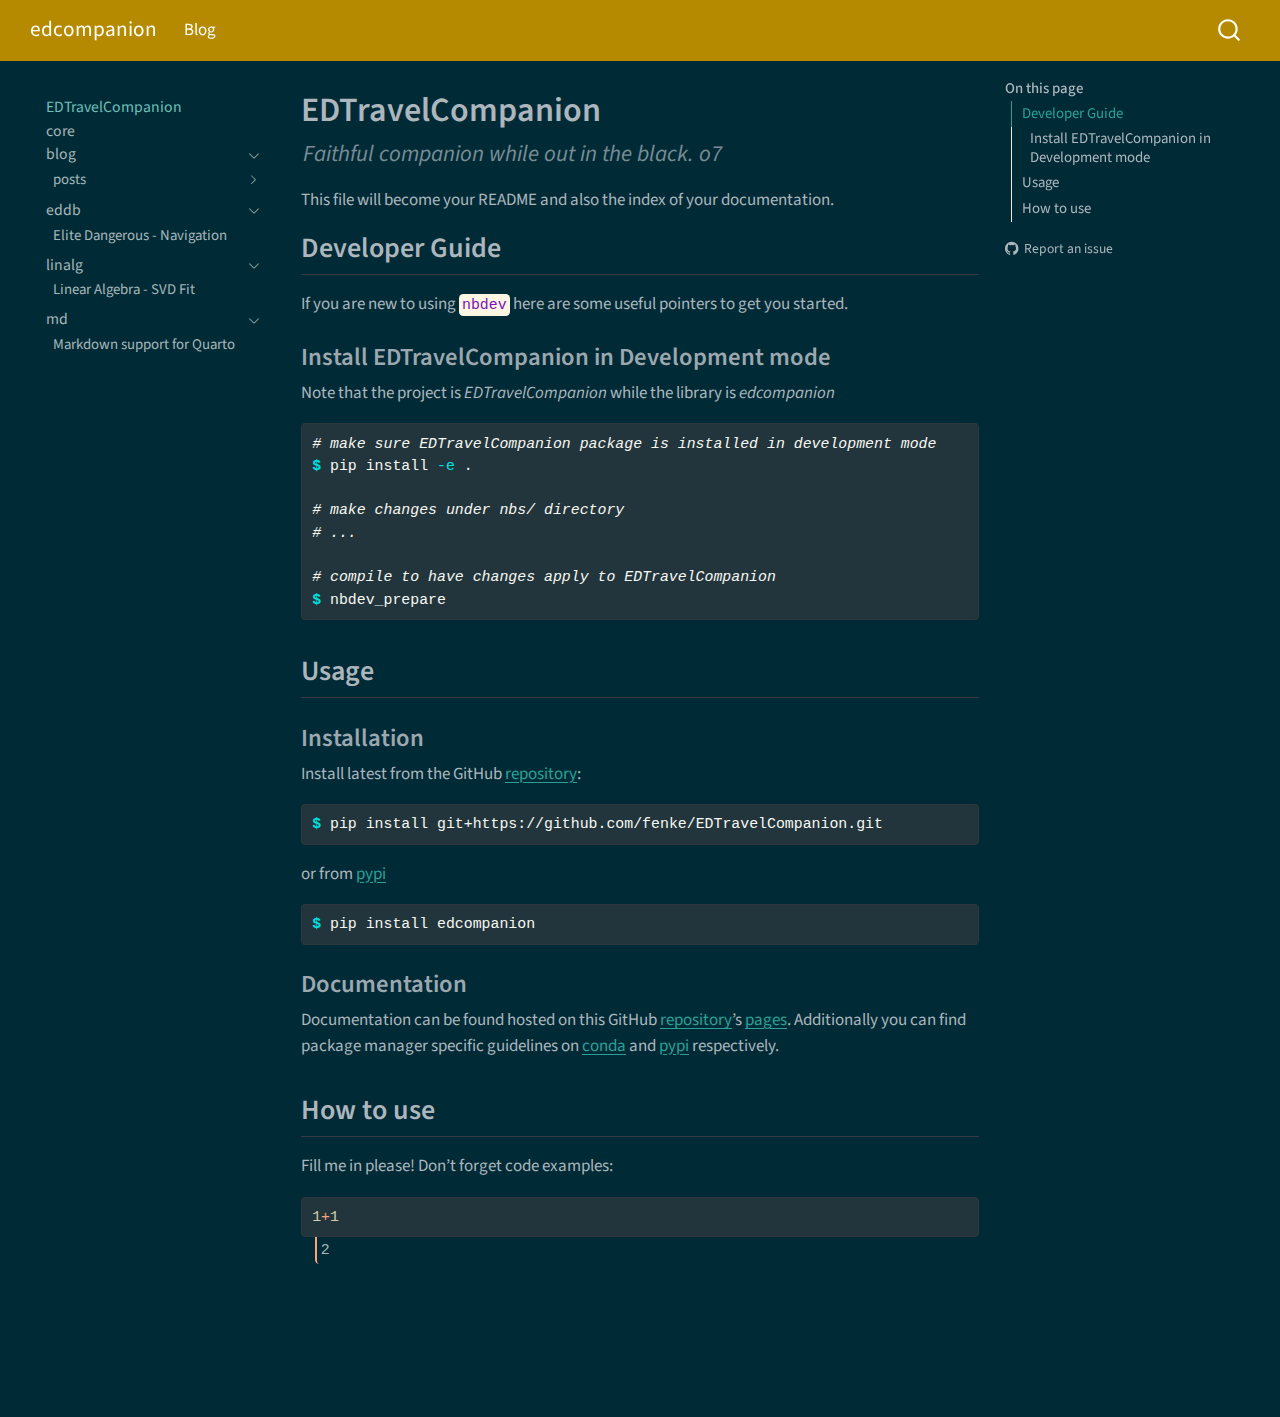
<file: index.html>
<!DOCTYPE html>
<html xmlns="http://www.w3.org/1999/xhtml" lang="en" xml:lang="en"><head>

<meta charset="utf-8">
<meta name="generator" content="quarto-1.6.42">

<meta name="viewport" content="width=device-width, initial-scale=1.0, user-scalable=yes">

<meta name="description" content="Faithful companion while out in the black. o7">

<title>EDTravelCompanion – edcompanion</title>
<style>
code{white-space: pre-wrap;}
span.smallcaps{font-variant: small-caps;}
div.columns{display: flex; gap: min(4vw, 1.5em);}
div.column{flex: auto; overflow-x: auto;}
div.hanging-indent{margin-left: 1.5em; text-indent: -1.5em;}
ul.task-list{list-style: none;}
ul.task-list li input[type="checkbox"] {
  width: 0.8em;
  margin: 0 0.8em 0.2em -1em; /* quarto-specific, see https://github.com/quarto-dev/quarto-cli/issues/4556 */ 
  vertical-align: middle;
}
/* CSS for syntax highlighting */
pre > code.sourceCode { white-space: pre; position: relative; }
pre > code.sourceCode > span { line-height: 1.25; }
pre > code.sourceCode > span:empty { height: 1.2em; }
.sourceCode { overflow: visible; }
code.sourceCode > span { color: inherit; text-decoration: inherit; }
div.sourceCode { margin: 1em 0; }
pre.sourceCode { margin: 0; }
@media screen {
div.sourceCode { overflow: auto; }
}
@media print {
pre > code.sourceCode { white-space: pre-wrap; }
pre > code.sourceCode > span { display: inline-block; text-indent: -5em; padding-left: 5em; }
}
pre.numberSource code
  { counter-reset: source-line 0; }
pre.numberSource code > span
  { position: relative; left: -4em; counter-increment: source-line; }
pre.numberSource code > span > a:first-child::before
  { content: counter(source-line);
    position: relative; left: -1em; text-align: right; vertical-align: baseline;
    border: none; display: inline-block;
    -webkit-touch-callout: none; -webkit-user-select: none;
    -khtml-user-select: none; -moz-user-select: none;
    -ms-user-select: none; user-select: none;
    padding: 0 4px; width: 4em;
  }
pre.numberSource { margin-left: 3em;  padding-left: 4px; }
div.sourceCode
  {   }
@media screen {
pre > code.sourceCode > span > a:first-child::before { text-decoration: underline; }
}
</style>


<script src="site_libs/quarto-nav/quarto-nav.js"></script>
<script src="site_libs/quarto-nav/headroom.min.js"></script>
<script src="site_libs/clipboard/clipboard.min.js"></script>
<script src="site_libs/quarto-search/autocomplete.umd.js"></script>
<script src="site_libs/quarto-search/fuse.min.js"></script>
<script src="site_libs/quarto-search/quarto-search.js"></script>
<meta name="quarto:offset" content="./">
<script src="site_libs/quarto-html/quarto.js"></script>
<script src="site_libs/quarto-html/popper.min.js"></script>
<script src="site_libs/quarto-html/tippy.umd.min.js"></script>
<script src="site_libs/quarto-html/anchor.min.js"></script>
<link href="site_libs/quarto-html/tippy.css" rel="stylesheet">
<link href="site_libs/quarto-html/quarto-syntax-highlighting-dark-b53751a350365c71b6c909e95f209ed1.css" rel="stylesheet" id="quarto-text-highlighting-styles">
<script src="site_libs/bootstrap/bootstrap.min.js"></script>
<link href="site_libs/bootstrap/bootstrap-icons.css" rel="stylesheet">
<link href="site_libs/bootstrap/bootstrap-2745d65939f635aa8e913532c11c0822.min.css" rel="stylesheet" append-hash="true" id="quarto-bootstrap" data-mode="dark">
<script id="quarto-search-options" type="application/json">{
  "location": "navbar",
  "copy-button": false,
  "collapse-after": 3,
  "panel-placement": "end",
  "type": "overlay",
  "limit": 50,
  "keyboard-shortcut": [
    "f",
    "/",
    "s"
  ],
  "show-item-context": false,
  "language": {
    "search-no-results-text": "No results",
    "search-matching-documents-text": "matching documents",
    "search-copy-link-title": "Copy link to search",
    "search-hide-matches-text": "Hide additional matches",
    "search-more-match-text": "more match in this document",
    "search-more-matches-text": "more matches in this document",
    "search-clear-button-title": "Clear",
    "search-text-placeholder": "",
    "search-detached-cancel-button-title": "Cancel",
    "search-submit-button-title": "Submit",
    "search-label": "Search"
  }
}</script>


<link rel="stylesheet" href="styles.css">
<meta property="og:title" content="EDTravelCompanion – edcompanion">
<meta property="og:description" content="Faithful companion while out in the black. o7">
<meta property="og:site_name" content="edcompanion">
<meta name="twitter:title" content="EDTravelCompanion – edcompanion">
<meta name="twitter:description" content="Faithful companion while out in the black. o7">
<meta name="twitter:card" content="summary">
</head>

<body class="nav-sidebar floating nav-fixed">

<div id="quarto-search-results"></div>
  <header id="quarto-header" class="headroom fixed-top">
    <nav class="navbar navbar-expand-lg " data-bs-theme="dark">
      <div class="navbar-container container-fluid">
      <div class="navbar-brand-container mx-auto">
    <a class="navbar-brand" href="./index.html">
    <span class="navbar-title">edcompanion</span>
    </a>
  </div>
            <div id="quarto-search" class="" title="Search"></div>
          <button class="navbar-toggler" type="button" data-bs-toggle="collapse" data-bs-target="#navbarCollapse" aria-controls="navbarCollapse" role="menu" aria-expanded="false" aria-label="Toggle navigation" onclick="if (window.quartoToggleHeadroom) { window.quartoToggleHeadroom(); }">
  <span class="navbar-toggler-icon"></span>
</button>
          <div class="collapse navbar-collapse" id="navbarCollapse">
            <ul class="navbar-nav navbar-nav-scroll me-auto">
  <li class="nav-item">
    <a class="nav-link active" href="./blog/index.html" aria-current="page"> 
<span class="menu-text">Blog</span></a>
  </li>  
</ul>
          </div> <!-- /navcollapse -->
            <div class="quarto-navbar-tools">
</div>
      </div> <!-- /container-fluid -->
    </nav>
  <nav class="quarto-secondary-nav">
    <div class="container-fluid d-flex">
      <button type="button" class="quarto-btn-toggle btn" data-bs-toggle="collapse" role="button" data-bs-target=".quarto-sidebar-collapse-item" aria-controls="quarto-sidebar" aria-expanded="false" aria-label="Toggle sidebar navigation" onclick="if (window.quartoToggleHeadroom) { window.quartoToggleHeadroom(); }">
        <i class="bi bi-layout-text-sidebar-reverse"></i>
      </button>
        <nav class="quarto-page-breadcrumbs" aria-label="breadcrumb"><ol class="breadcrumb"><li class="breadcrumb-item"><a href="./index.html">EDTravelCompanion</a></li></ol></nav>
        <a class="flex-grow-1" role="navigation" data-bs-toggle="collapse" data-bs-target=".quarto-sidebar-collapse-item" aria-controls="quarto-sidebar" aria-expanded="false" aria-label="Toggle sidebar navigation" onclick="if (window.quartoToggleHeadroom) { window.quartoToggleHeadroom(); }">      
        </a>
    </div>
  </nav>
</header>
<!-- content -->
<div id="quarto-content" class="quarto-container page-columns page-rows-contents page-layout-article page-navbar">
<!-- sidebar -->
  <nav id="quarto-sidebar" class="sidebar collapse collapse-horizontal quarto-sidebar-collapse-item sidebar-navigation floating overflow-auto">
    <div class="sidebar-menu-container"> 
    <ul class="list-unstyled mt-1">
        <li class="sidebar-item">
  <div class="sidebar-item-container"> 
  <a href="./index.html" class="sidebar-item-text sidebar-link active">
 <span class="menu-text">EDTravelCompanion</span></a>
  </div>
</li>
        <li class="sidebar-item">
  <div class="sidebar-item-container"> 
  <a href="./core.html" class="sidebar-item-text sidebar-link">
 <span class="menu-text">core</span></a>
  </div>
</li>
        <li class="sidebar-item sidebar-item-section">
      <div class="sidebar-item-container"> 
            <a href="./blog/index.html" class="sidebar-item-text sidebar-link">
 <span class="menu-text">blog</span></a>
          <a class="sidebar-item-toggle text-start" data-bs-toggle="collapse" data-bs-target="#quarto-sidebar-section-1" role="navigation" aria-expanded="true" aria-label="Toggle section">
            <i class="bi bi-chevron-right ms-2"></i>
          </a> 
      </div>
      <ul id="quarto-sidebar-section-1" class="collapse list-unstyled sidebar-section depth1 show">  
          <li class="sidebar-item sidebar-item-section">
      <div class="sidebar-item-container"> 
            <a class="sidebar-item-text sidebar-link text-start collapsed" data-bs-toggle="collapse" data-bs-target="#quarto-sidebar-section-2" role="navigation" aria-expanded="false">
 <span class="menu-text">posts</span></a>
          <a class="sidebar-item-toggle text-start collapsed" data-bs-toggle="collapse" data-bs-target="#quarto-sidebar-section-2" role="navigation" aria-expanded="false" aria-label="Toggle section">
            <i class="bi bi-chevron-right ms-2"></i>
          </a> 
      </div>
      <ul id="quarto-sidebar-section-2" class="collapse list-unstyled sidebar-section depth2 ">  
          <li class="sidebar-item sidebar-item-section">
      <span class="sidebar-item-text sidebar-link text-start">
 <span class="menu-text">ed-guardians-1</span></span>
  </li>
      </ul>
  </li>
      </ul>
  </li>
        <li class="sidebar-item sidebar-item-section">
      <div class="sidebar-item-container"> 
            <a class="sidebar-item-text sidebar-link text-start" data-bs-toggle="collapse" data-bs-target="#quarto-sidebar-section-4" role="navigation" aria-expanded="true">
 <span class="menu-text">eddb</span></a>
          <a class="sidebar-item-toggle text-start" data-bs-toggle="collapse" data-bs-target="#quarto-sidebar-section-4" role="navigation" aria-expanded="true" aria-label="Toggle section">
            <i class="bi bi-chevron-right ms-2"></i>
          </a> 
      </div>
      <ul id="quarto-sidebar-section-4" class="collapse list-unstyled sidebar-section depth1 show">  
          <li class="sidebar-item">
  <div class="sidebar-item-container"> 
  <a href="./eddb/navroute.html" class="sidebar-item-text sidebar-link">
 <span class="menu-text">Elite Dangerous - Navigation</span></a>
  </div>
</li>
      </ul>
  </li>
        <li class="sidebar-item sidebar-item-section">
      <div class="sidebar-item-container"> 
            <a class="sidebar-item-text sidebar-link text-start" data-bs-toggle="collapse" data-bs-target="#quarto-sidebar-section-5" role="navigation" aria-expanded="true">
 <span class="menu-text">linalg</span></a>
          <a class="sidebar-item-toggle text-start" data-bs-toggle="collapse" data-bs-target="#quarto-sidebar-section-5" role="navigation" aria-expanded="true" aria-label="Toggle section">
            <i class="bi bi-chevron-right ms-2"></i>
          </a> 
      </div>
      <ul id="quarto-sidebar-section-5" class="collapse list-unstyled sidebar-section depth1 show">  
          <li class="sidebar-item">
  <div class="sidebar-item-container"> 
  <a href="./linalg/linalg_fitsvd.html" class="sidebar-item-text sidebar-link">
 <span class="menu-text">Linear Algebra - SVD Fit</span></a>
  </div>
</li>
      </ul>
  </li>
        <li class="sidebar-item sidebar-item-section">
      <div class="sidebar-item-container"> 
            <a class="sidebar-item-text sidebar-link text-start" data-bs-toggle="collapse" data-bs-target="#quarto-sidebar-section-6" role="navigation" aria-expanded="true">
 <span class="menu-text">md</span></a>
          <a class="sidebar-item-toggle text-start" data-bs-toggle="collapse" data-bs-target="#quarto-sidebar-section-6" role="navigation" aria-expanded="true" aria-label="Toggle section">
            <i class="bi bi-chevron-right ms-2"></i>
          </a> 
      </div>
      <ul id="quarto-sidebar-section-6" class="collapse list-unstyled sidebar-section depth1 show">  
          <li class="sidebar-item">
  <div class="sidebar-item-container"> 
  <a href="./md/edastro.html" class="sidebar-item-text sidebar-link">
 <span class="menu-text">Markdown support for Quarto</span></a>
  </div>
</li>
      </ul>
  </li>
    </ul>
    </div>
</nav>
<div id="quarto-sidebar-glass" class="quarto-sidebar-collapse-item" data-bs-toggle="collapse" data-bs-target=".quarto-sidebar-collapse-item"></div>
<!-- margin-sidebar -->
    <div id="quarto-margin-sidebar" class="sidebar margin-sidebar">
        <nav id="TOC" role="doc-toc" class="toc-active">
    <h2 id="toc-title">On this page</h2>
   
  <ul>
  <li><a href="#developer-guide" id="toc-developer-guide" class="nav-link active" data-scroll-target="#developer-guide">Developer Guide</a>
  <ul class="collapse">
  <li><a href="#install-edtravelcompanion-in-development-mode" id="toc-install-edtravelcompanion-in-development-mode" class="nav-link" data-scroll-target="#install-edtravelcompanion-in-development-mode">Install EDTravelCompanion in Development mode</a></li>
  </ul></li>
  <li><a href="#usage" id="toc-usage" class="nav-link" data-scroll-target="#usage">Usage</a>
  <ul class="collapse">
  <li><a href="#installation" id="toc-installation" class="nav-link" data-scroll-target="#installation">Installation</a></li>
  <li><a href="#documentation" id="toc-documentation" class="nav-link" data-scroll-target="#documentation">Documentation</a></li>
  </ul></li>
  <li><a href="#how-to-use" id="toc-how-to-use" class="nav-link" data-scroll-target="#how-to-use">How to use</a></li>
  </ul>
<div class="toc-actions"><ul><li><a href="https://github.com/fenke/EDTravelCompanion/issues/new" class="toc-action"><i class="bi bi-github"></i>Report an issue</a></li></ul></div></nav>
    </div>
<!-- main -->
<main class="content" id="quarto-document-content">

<header id="title-block-header" class="quarto-title-block default">
<div class="quarto-title">
<h1 class="title">EDTravelCompanion</h1>
</div>

<div>
  <div class="description">
    Faithful companion while out in the black. o7
  </div>
</div>


<div class="quarto-title-meta">

    
  
    
  </div>
  


</header>


<!-- WARNING: THIS FILE WAS AUTOGENERATED! DO NOT EDIT! -->
<p>This file will become your README and also the index of your documentation.</p>
<section id="developer-guide" class="level2">
<h2 class="anchored" data-anchor-id="developer-guide">Developer Guide</h2>
<p>If you are new to using <code>nbdev</code> here are some useful pointers to get you started.</p>
<section id="install-edtravelcompanion-in-development-mode" class="level3">
<h3 class="anchored" data-anchor-id="install-edtravelcompanion-in-development-mode">Install EDTravelCompanion in Development mode</h3>
<p>Note that the project is <em>EDTravelCompanion</em> while the library is <em>edcompanion</em></p>
<div class="sourceCode" id="cb1"><pre class="sourceCode sh code-with-copy"><code class="sourceCode bash"><span id="cb1-1"><a href="#cb1-1" aria-hidden="true" tabindex="-1"></a><span class="co"># make sure EDTravelCompanion package is installed in development mode</span></span>
<span id="cb1-2"><a href="#cb1-2" aria-hidden="true" tabindex="-1"></a><span class="ex">$</span> pip install <span class="at">-e</span> .</span>
<span id="cb1-3"><a href="#cb1-3" aria-hidden="true" tabindex="-1"></a></span>
<span id="cb1-4"><a href="#cb1-4" aria-hidden="true" tabindex="-1"></a><span class="co"># make changes under nbs/ directory</span></span>
<span id="cb1-5"><a href="#cb1-5" aria-hidden="true" tabindex="-1"></a><span class="co"># ...</span></span>
<span id="cb1-6"><a href="#cb1-6" aria-hidden="true" tabindex="-1"></a></span>
<span id="cb1-7"><a href="#cb1-7" aria-hidden="true" tabindex="-1"></a><span class="co"># compile to have changes apply to EDTravelCompanion</span></span>
<span id="cb1-8"><a href="#cb1-8" aria-hidden="true" tabindex="-1"></a><span class="ex">$</span> nbdev_prepare</span></code><button title="Copy to Clipboard" class="code-copy-button"><i class="bi"></i></button></pre></div>
</section>
</section>
<section id="usage" class="level2">
<h2 class="anchored" data-anchor-id="usage">Usage</h2>
<section id="installation" class="level3">
<h3 class="anchored" data-anchor-id="installation">Installation</h3>
<p>Install latest from the GitHub <a href="https://github.com/fenke/EDTravelCompanion">repository</a>:</p>
<div class="sourceCode" id="cb2"><pre class="sourceCode sh code-with-copy"><code class="sourceCode bash"><span id="cb2-1"><a href="#cb2-1" aria-hidden="true" tabindex="-1"></a><span class="ex">$</span> pip install git+https://github.com/fenke/EDTravelCompanion.git</span></code><button title="Copy to Clipboard" class="code-copy-button"><i class="bi"></i></button></pre></div>
<p>or from <a href="https://pypi.org/project/EDTravelCompanion/">pypi</a></p>
<div class="sourceCode" id="cb3"><pre class="sourceCode sh code-with-copy"><code class="sourceCode bash"><span id="cb3-1"><a href="#cb3-1" aria-hidden="true" tabindex="-1"></a><span class="ex">$</span> pip install edcompanion</span></code><button title="Copy to Clipboard" class="code-copy-button"><i class="bi"></i></button></pre></div>
</section>
<section id="documentation" class="level3">
<h3 class="anchored" data-anchor-id="documentation">Documentation</h3>
<p>Documentation can be found hosted on this GitHub <a href="https://github.com/fenke/EDTravelCompanion">repository</a>’s <a href="https://fenke.github.io/EDTravelCompanion/">pages</a>. Additionally you can find package manager specific guidelines on <a href="https://anaconda.org/fenke/EDTravelCompanion">conda</a> and <a href="https://pypi.org/project/EDTravelCompanion/">pypi</a> respectively.</p>
</section>
</section>
<section id="how-to-use" class="level2">
<h2 class="anchored" data-anchor-id="how-to-use">How to use</h2>
<p>Fill me in please! Don’t forget code examples:</p>
<div id="cell-14" class="cell">
<div class="sourceCode cell-code" id="cb4"><pre class="sourceCode python code-with-copy"><code class="sourceCode python"><span id="cb4-1"><a href="#cb4-1" aria-hidden="true" tabindex="-1"></a><span class="dv">1</span><span class="op">+</span><span class="dv">1</span></span></code><button title="Copy to Clipboard" class="code-copy-button"><i class="bi"></i></button></pre></div>
<div class="cell-output cell-output-display">
<pre><code>2</code></pre>
</div>
</div>


</section>

</main> <!-- /main -->
<script id="quarto-html-after-body" type="application/javascript">
window.document.addEventListener("DOMContentLoaded", function (event) {
  const toggleBodyColorMode = (bsSheetEl) => {
    const mode = bsSheetEl.getAttribute("data-mode");
    const bodyEl = window.document.querySelector("body");
    if (mode === "dark") {
      bodyEl.classList.add("quarto-dark");
      bodyEl.classList.remove("quarto-light");
    } else {
      bodyEl.classList.add("quarto-light");
      bodyEl.classList.remove("quarto-dark");
    }
  }
  const toggleBodyColorPrimary = () => {
    const bsSheetEl = window.document.querySelector("link#quarto-bootstrap");
    if (bsSheetEl) {
      toggleBodyColorMode(bsSheetEl);
    }
  }
  toggleBodyColorPrimary();  
  const icon = "";
  const anchorJS = new window.AnchorJS();
  anchorJS.options = {
    placement: 'right',
    icon: icon
  };
  anchorJS.add('.anchored');
  const isCodeAnnotation = (el) => {
    for (const clz of el.classList) {
      if (clz.startsWith('code-annotation-')) {                     
        return true;
      }
    }
    return false;
  }
  const onCopySuccess = function(e) {
    // button target
    const button = e.trigger;
    // don't keep focus
    button.blur();
    // flash "checked"
    button.classList.add('code-copy-button-checked');
    var currentTitle = button.getAttribute("title");
    button.setAttribute("title", "Copied!");
    let tooltip;
    if (window.bootstrap) {
      button.setAttribute("data-bs-toggle", "tooltip");
      button.setAttribute("data-bs-placement", "left");
      button.setAttribute("data-bs-title", "Copied!");
      tooltip = new bootstrap.Tooltip(button, 
        { trigger: "manual", 
          customClass: "code-copy-button-tooltip",
          offset: [0, -8]});
      tooltip.show();    
    }
    setTimeout(function() {
      if (tooltip) {
        tooltip.hide();
        button.removeAttribute("data-bs-title");
        button.removeAttribute("data-bs-toggle");
        button.removeAttribute("data-bs-placement");
      }
      button.setAttribute("title", currentTitle);
      button.classList.remove('code-copy-button-checked');
    }, 1000);
    // clear code selection
    e.clearSelection();
  }
  const getTextToCopy = function(trigger) {
      const codeEl = trigger.previousElementSibling.cloneNode(true);
      for (const childEl of codeEl.children) {
        if (isCodeAnnotation(childEl)) {
          childEl.remove();
        }
      }
      return codeEl.innerText;
  }
  const clipboard = new window.ClipboardJS('.code-copy-button:not([data-in-quarto-modal])', {
    text: getTextToCopy
  });
  clipboard.on('success', onCopySuccess);
  if (window.document.getElementById('quarto-embedded-source-code-modal')) {
    const clipboardModal = new window.ClipboardJS('.code-copy-button[data-in-quarto-modal]', {
      text: getTextToCopy,
      container: window.document.getElementById('quarto-embedded-source-code-modal')
    });
    clipboardModal.on('success', onCopySuccess);
  }
    var localhostRegex = new RegExp(/^(?:http|https):\/\/localhost\:?[0-9]*\//);
    var mailtoRegex = new RegExp(/^mailto:/);
      var filterRegex = new RegExp("https:\/\/fenke\.github\.io\/EDTravelCompanion");
    var isInternal = (href) => {
        return filterRegex.test(href) || localhostRegex.test(href) || mailtoRegex.test(href);
    }
    // Inspect non-navigation links and adorn them if external
 	var links = window.document.querySelectorAll('a[href]:not(.nav-link):not(.navbar-brand):not(.toc-action):not(.sidebar-link):not(.sidebar-item-toggle):not(.pagination-link):not(.no-external):not([aria-hidden]):not(.dropdown-item):not(.quarto-navigation-tool):not(.about-link)');
    for (var i=0; i<links.length; i++) {
      const link = links[i];
      if (!isInternal(link.href)) {
        // undo the damage that might have been done by quarto-nav.js in the case of
        // links that we want to consider external
        if (link.dataset.originalHref !== undefined) {
          link.href = link.dataset.originalHref;
        }
      }
    }
  function tippyHover(el, contentFn, onTriggerFn, onUntriggerFn) {
    const config = {
      allowHTML: true,
      maxWidth: 500,
      delay: 100,
      arrow: false,
      appendTo: function(el) {
          return el.parentElement;
      },
      interactive: true,
      interactiveBorder: 10,
      theme: 'quarto',
      placement: 'bottom-start',
    };
    if (contentFn) {
      config.content = contentFn;
    }
    if (onTriggerFn) {
      config.onTrigger = onTriggerFn;
    }
    if (onUntriggerFn) {
      config.onUntrigger = onUntriggerFn;
    }
    window.tippy(el, config); 
  }
  const noterefs = window.document.querySelectorAll('a[role="doc-noteref"]');
  for (var i=0; i<noterefs.length; i++) {
    const ref = noterefs[i];
    tippyHover(ref, function() {
      // use id or data attribute instead here
      let href = ref.getAttribute('data-footnote-href') || ref.getAttribute('href');
      try { href = new URL(href).hash; } catch {}
      const id = href.replace(/^#\/?/, "");
      const note = window.document.getElementById(id);
      if (note) {
        return note.innerHTML;
      } else {
        return "";
      }
    });
  }
  const xrefs = window.document.querySelectorAll('a.quarto-xref');
  const processXRef = (id, note) => {
    // Strip column container classes
    const stripColumnClz = (el) => {
      el.classList.remove("page-full", "page-columns");
      if (el.children) {
        for (const child of el.children) {
          stripColumnClz(child);
        }
      }
    }
    stripColumnClz(note)
    if (id === null || id.startsWith('sec-')) {
      // Special case sections, only their first couple elements
      const container = document.createElement("div");
      if (note.children && note.children.length > 2) {
        container.appendChild(note.children[0].cloneNode(true));
        for (let i = 1; i < note.children.length; i++) {
          const child = note.children[i];
          if (child.tagName === "P" && child.innerText === "") {
            continue;
          } else {
            container.appendChild(child.cloneNode(true));
            break;
          }
        }
        if (window.Quarto?.typesetMath) {
          window.Quarto.typesetMath(container);
        }
        return container.innerHTML
      } else {
        if (window.Quarto?.typesetMath) {
          window.Quarto.typesetMath(note);
        }
        return note.innerHTML;
      }
    } else {
      // Remove any anchor links if they are present
      const anchorLink = note.querySelector('a.anchorjs-link');
      if (anchorLink) {
        anchorLink.remove();
      }
      if (window.Quarto?.typesetMath) {
        window.Quarto.typesetMath(note);
      }
      if (note.classList.contains("callout")) {
        return note.outerHTML;
      } else {
        return note.innerHTML;
      }
    }
  }
  for (var i=0; i<xrefs.length; i++) {
    const xref = xrefs[i];
    tippyHover(xref, undefined, function(instance) {
      instance.disable();
      let url = xref.getAttribute('href');
      let hash = undefined; 
      if (url.startsWith('#')) {
        hash = url;
      } else {
        try { hash = new URL(url).hash; } catch {}
      }
      if (hash) {
        const id = hash.replace(/^#\/?/, "");
        const note = window.document.getElementById(id);
        if (note !== null) {
          try {
            const html = processXRef(id, note.cloneNode(true));
            instance.setContent(html);
          } finally {
            instance.enable();
            instance.show();
          }
        } else {
          // See if we can fetch this
          fetch(url.split('#')[0])
          .then(res => res.text())
          .then(html => {
            const parser = new DOMParser();
            const htmlDoc = parser.parseFromString(html, "text/html");
            const note = htmlDoc.getElementById(id);
            if (note !== null) {
              const html = processXRef(id, note);
              instance.setContent(html);
            } 
          }).finally(() => {
            instance.enable();
            instance.show();
          });
        }
      } else {
        // See if we can fetch a full url (with no hash to target)
        // This is a special case and we should probably do some content thinning / targeting
        fetch(url)
        .then(res => res.text())
        .then(html => {
          const parser = new DOMParser();
          const htmlDoc = parser.parseFromString(html, "text/html");
          const note = htmlDoc.querySelector('main.content');
          if (note !== null) {
            // This should only happen for chapter cross references
            // (since there is no id in the URL)
            // remove the first header
            if (note.children.length > 0 && note.children[0].tagName === "HEADER") {
              note.children[0].remove();
            }
            const html = processXRef(null, note);
            instance.setContent(html);
          } 
        }).finally(() => {
          instance.enable();
          instance.show();
        });
      }
    }, function(instance) {
    });
  }
      let selectedAnnoteEl;
      const selectorForAnnotation = ( cell, annotation) => {
        let cellAttr = 'data-code-cell="' + cell + '"';
        let lineAttr = 'data-code-annotation="' +  annotation + '"';
        const selector = 'span[' + cellAttr + '][' + lineAttr + ']';
        return selector;
      }
      const selectCodeLines = (annoteEl) => {
        const doc = window.document;
        const targetCell = annoteEl.getAttribute("data-target-cell");
        const targetAnnotation = annoteEl.getAttribute("data-target-annotation");
        const annoteSpan = window.document.querySelector(selectorForAnnotation(targetCell, targetAnnotation));
        const lines = annoteSpan.getAttribute("data-code-lines").split(",");
        const lineIds = lines.map((line) => {
          return targetCell + "-" + line;
        })
        let top = null;
        let height = null;
        let parent = null;
        if (lineIds.length > 0) {
            //compute the position of the single el (top and bottom and make a div)
            const el = window.document.getElementById(lineIds[0]);
            top = el.offsetTop;
            height = el.offsetHeight;
            parent = el.parentElement.parentElement;
          if (lineIds.length > 1) {
            const lastEl = window.document.getElementById(lineIds[lineIds.length - 1]);
            const bottom = lastEl.offsetTop + lastEl.offsetHeight;
            height = bottom - top;
          }
          if (top !== null && height !== null && parent !== null) {
            // cook up a div (if necessary) and position it 
            let div = window.document.getElementById("code-annotation-line-highlight");
            if (div === null) {
              div = window.document.createElement("div");
              div.setAttribute("id", "code-annotation-line-highlight");
              div.style.position = 'absolute';
              parent.appendChild(div);
            }
            div.style.top = top - 2 + "px";
            div.style.height = height + 4 + "px";
            div.style.left = 0;
            let gutterDiv = window.document.getElementById("code-annotation-line-highlight-gutter");
            if (gutterDiv === null) {
              gutterDiv = window.document.createElement("div");
              gutterDiv.setAttribute("id", "code-annotation-line-highlight-gutter");
              gutterDiv.style.position = 'absolute';
              const codeCell = window.document.getElementById(targetCell);
              const gutter = codeCell.querySelector('.code-annotation-gutter');
              gutter.appendChild(gutterDiv);
            }
            gutterDiv.style.top = top - 2 + "px";
            gutterDiv.style.height = height + 4 + "px";
          }
          selectedAnnoteEl = annoteEl;
        }
      };
      const unselectCodeLines = () => {
        const elementsIds = ["code-annotation-line-highlight", "code-annotation-line-highlight-gutter"];
        elementsIds.forEach((elId) => {
          const div = window.document.getElementById(elId);
          if (div) {
            div.remove();
          }
        });
        selectedAnnoteEl = undefined;
      };
        // Handle positioning of the toggle
    window.addEventListener(
      "resize",
      throttle(() => {
        elRect = undefined;
        if (selectedAnnoteEl) {
          selectCodeLines(selectedAnnoteEl);
        }
      }, 10)
    );
    function throttle(fn, ms) {
    let throttle = false;
    let timer;
      return (...args) => {
        if(!throttle) { // first call gets through
            fn.apply(this, args);
            throttle = true;
        } else { // all the others get throttled
            if(timer) clearTimeout(timer); // cancel #2
            timer = setTimeout(() => {
              fn.apply(this, args);
              timer = throttle = false;
            }, ms);
        }
      };
    }
      // Attach click handler to the DT
      const annoteDls = window.document.querySelectorAll('dt[data-target-cell]');
      for (const annoteDlNode of annoteDls) {
        annoteDlNode.addEventListener('click', (event) => {
          const clickedEl = event.target;
          if (clickedEl !== selectedAnnoteEl) {
            unselectCodeLines();
            const activeEl = window.document.querySelector('dt[data-target-cell].code-annotation-active');
            if (activeEl) {
              activeEl.classList.remove('code-annotation-active');
            }
            selectCodeLines(clickedEl);
            clickedEl.classList.add('code-annotation-active');
          } else {
            // Unselect the line
            unselectCodeLines();
            clickedEl.classList.remove('code-annotation-active');
          }
        });
      }
  const findCites = (el) => {
    const parentEl = el.parentElement;
    if (parentEl) {
      const cites = parentEl.dataset.cites;
      if (cites) {
        return {
          el,
          cites: cites.split(' ')
        };
      } else {
        return findCites(el.parentElement)
      }
    } else {
      return undefined;
    }
  };
  var bibliorefs = window.document.querySelectorAll('a[role="doc-biblioref"]');
  for (var i=0; i<bibliorefs.length; i++) {
    const ref = bibliorefs[i];
    const citeInfo = findCites(ref);
    if (citeInfo) {
      tippyHover(citeInfo.el, function() {
        var popup = window.document.createElement('div');
        citeInfo.cites.forEach(function(cite) {
          var citeDiv = window.document.createElement('div');
          citeDiv.classList.add('hanging-indent');
          citeDiv.classList.add('csl-entry');
          var biblioDiv = window.document.getElementById('ref-' + cite);
          if (biblioDiv) {
            citeDiv.innerHTML = biblioDiv.innerHTML;
          }
          popup.appendChild(citeDiv);
        });
        return popup.innerHTML;
      });
    }
  }
});
</script>
</div> <!-- /content -->




<footer class="footer"><div class="nav-footer"><div class="nav-footer-center"><div class="toc-actions d-sm-block d-md-none"><ul><li><a href="https://github.com/fenke/EDTravelCompanion/issues/new" class="toc-action"><i class="bi bi-github"></i>Report an issue</a></li></ul></div></div></div></footer></body></html>
</file>
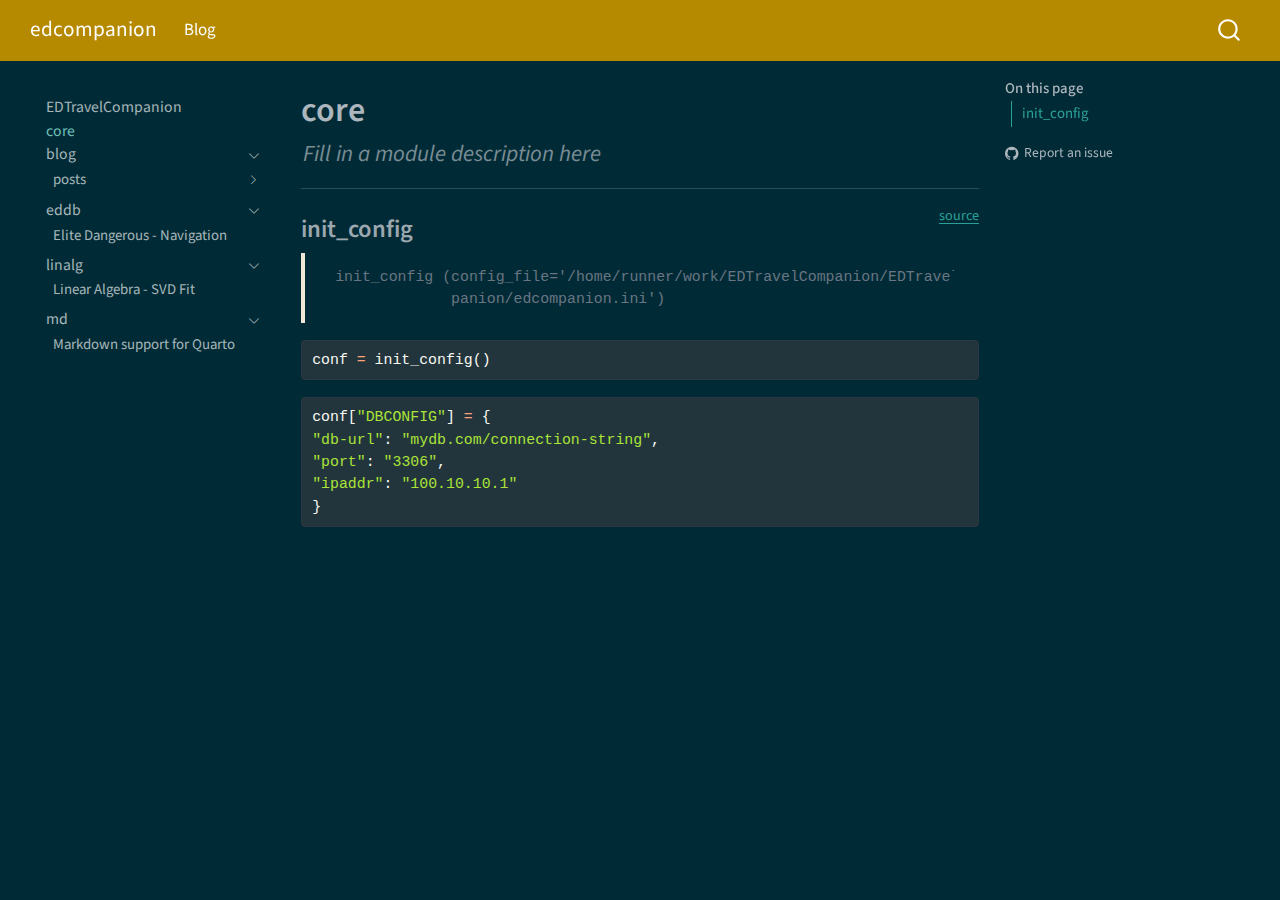
<file: core.html>
<!DOCTYPE html>
<html xmlns="http://www.w3.org/1999/xhtml" lang="en" xml:lang="en"><head>

<meta charset="utf-8">
<meta name="generator" content="quarto-1.6.42">

<meta name="viewport" content="width=device-width, initial-scale=1.0, user-scalable=yes">

<meta name="description" content="Fill in a module description here">

<title>core – edcompanion</title>
<style>
code{white-space: pre-wrap;}
span.smallcaps{font-variant: small-caps;}
div.columns{display: flex; gap: min(4vw, 1.5em);}
div.column{flex: auto; overflow-x: auto;}
div.hanging-indent{margin-left: 1.5em; text-indent: -1.5em;}
ul.task-list{list-style: none;}
ul.task-list li input[type="checkbox"] {
  width: 0.8em;
  margin: 0 0.8em 0.2em -1em; /* quarto-specific, see https://github.com/quarto-dev/quarto-cli/issues/4556 */ 
  vertical-align: middle;
}
/* CSS for syntax highlighting */
pre > code.sourceCode { white-space: pre; position: relative; }
pre > code.sourceCode > span { line-height: 1.25; }
pre > code.sourceCode > span:empty { height: 1.2em; }
.sourceCode { overflow: visible; }
code.sourceCode > span { color: inherit; text-decoration: inherit; }
div.sourceCode { margin: 1em 0; }
pre.sourceCode { margin: 0; }
@media screen {
div.sourceCode { overflow: auto; }
}
@media print {
pre > code.sourceCode { white-space: pre-wrap; }
pre > code.sourceCode > span { display: inline-block; text-indent: -5em; padding-left: 5em; }
}
pre.numberSource code
  { counter-reset: source-line 0; }
pre.numberSource code > span
  { position: relative; left: -4em; counter-increment: source-line; }
pre.numberSource code > span > a:first-child::before
  { content: counter(source-line);
    position: relative; left: -1em; text-align: right; vertical-align: baseline;
    border: none; display: inline-block;
    -webkit-touch-callout: none; -webkit-user-select: none;
    -khtml-user-select: none; -moz-user-select: none;
    -ms-user-select: none; user-select: none;
    padding: 0 4px; width: 4em;
  }
pre.numberSource { margin-left: 3em;  padding-left: 4px; }
div.sourceCode
  {   }
@media screen {
pre > code.sourceCode > span > a:first-child::before { text-decoration: underline; }
}
</style>


<script src="site_libs/quarto-nav/quarto-nav.js"></script>
<script src="site_libs/quarto-nav/headroom.min.js"></script>
<script src="site_libs/clipboard/clipboard.min.js"></script>
<script src="site_libs/quarto-search/autocomplete.umd.js"></script>
<script src="site_libs/quarto-search/fuse.min.js"></script>
<script src="site_libs/quarto-search/quarto-search.js"></script>
<meta name="quarto:offset" content="./">
<script src="site_libs/quarto-html/quarto.js"></script>
<script src="site_libs/quarto-html/popper.min.js"></script>
<script src="site_libs/quarto-html/tippy.umd.min.js"></script>
<script src="site_libs/quarto-html/anchor.min.js"></script>
<link href="site_libs/quarto-html/tippy.css" rel="stylesheet">
<link href="site_libs/quarto-html/quarto-syntax-highlighting-dark-b53751a350365c71b6c909e95f209ed1.css" rel="stylesheet" id="quarto-text-highlighting-styles">
<script src="site_libs/bootstrap/bootstrap.min.js"></script>
<link href="site_libs/bootstrap/bootstrap-icons.css" rel="stylesheet">
<link href="site_libs/bootstrap/bootstrap-2745d65939f635aa8e913532c11c0822.min.css" rel="stylesheet" append-hash="true" id="quarto-bootstrap" data-mode="dark">
<script id="quarto-search-options" type="application/json">{
  "location": "navbar",
  "copy-button": false,
  "collapse-after": 3,
  "panel-placement": "end",
  "type": "overlay",
  "limit": 50,
  "keyboard-shortcut": [
    "f",
    "/",
    "s"
  ],
  "show-item-context": false,
  "language": {
    "search-no-results-text": "No results",
    "search-matching-documents-text": "matching documents",
    "search-copy-link-title": "Copy link to search",
    "search-hide-matches-text": "Hide additional matches",
    "search-more-match-text": "more match in this document",
    "search-more-matches-text": "more matches in this document",
    "search-clear-button-title": "Clear",
    "search-text-placeholder": "",
    "search-detached-cancel-button-title": "Cancel",
    "search-submit-button-title": "Submit",
    "search-label": "Search"
  }
}</script>


<link rel="stylesheet" href="styles.css">
<meta property="og:title" content="core – edcompanion">
<meta property="og:description" content="Fill in a module description here">
<meta property="og:site_name" content="edcompanion">
<meta name="twitter:title" content="core – edcompanion">
<meta name="twitter:description" content="Fill in a module description here">
<meta name="twitter:card" content="summary">
</head>

<body class="nav-sidebar floating nav-fixed">

<div id="quarto-search-results"></div>
  <header id="quarto-header" class="headroom fixed-top">
    <nav class="navbar navbar-expand-lg " data-bs-theme="dark">
      <div class="navbar-container container-fluid">
      <div class="navbar-brand-container mx-auto">
    <a class="navbar-brand" href="./index.html">
    <span class="navbar-title">edcompanion</span>
    </a>
  </div>
            <div id="quarto-search" class="" title="Search"></div>
          <button class="navbar-toggler" type="button" data-bs-toggle="collapse" data-bs-target="#navbarCollapse" aria-controls="navbarCollapse" role="menu" aria-expanded="false" aria-label="Toggle navigation" onclick="if (window.quartoToggleHeadroom) { window.quartoToggleHeadroom(); }">
  <span class="navbar-toggler-icon"></span>
</button>
          <div class="collapse navbar-collapse" id="navbarCollapse">
            <ul class="navbar-nav navbar-nav-scroll me-auto">
  <li class="nav-item">
    <a class="nav-link active" href="./blog/index.html" aria-current="page"> 
<span class="menu-text">Blog</span></a>
  </li>  
</ul>
          </div> <!-- /navcollapse -->
            <div class="quarto-navbar-tools">
</div>
      </div> <!-- /container-fluid -->
    </nav>
  <nav class="quarto-secondary-nav">
    <div class="container-fluid d-flex">
      <button type="button" class="quarto-btn-toggle btn" data-bs-toggle="collapse" role="button" data-bs-target=".quarto-sidebar-collapse-item" aria-controls="quarto-sidebar" aria-expanded="false" aria-label="Toggle sidebar navigation" onclick="if (window.quartoToggleHeadroom) { window.quartoToggleHeadroom(); }">
        <i class="bi bi-layout-text-sidebar-reverse"></i>
      </button>
        <nav class="quarto-page-breadcrumbs" aria-label="breadcrumb"><ol class="breadcrumb"><li class="breadcrumb-item"><a href="./core.html">core</a></li></ol></nav>
        <a class="flex-grow-1" role="navigation" data-bs-toggle="collapse" data-bs-target=".quarto-sidebar-collapse-item" aria-controls="quarto-sidebar" aria-expanded="false" aria-label="Toggle sidebar navigation" onclick="if (window.quartoToggleHeadroom) { window.quartoToggleHeadroom(); }">      
        </a>
    </div>
  </nav>
</header>
<!-- content -->
<div id="quarto-content" class="quarto-container page-columns page-rows-contents page-layout-article page-navbar">
<!-- sidebar -->
  <nav id="quarto-sidebar" class="sidebar collapse collapse-horizontal quarto-sidebar-collapse-item sidebar-navigation floating overflow-auto">
    <div class="sidebar-menu-container"> 
    <ul class="list-unstyled mt-1">
        <li class="sidebar-item">
  <div class="sidebar-item-container"> 
  <a href="./index.html" class="sidebar-item-text sidebar-link">
 <span class="menu-text">EDTravelCompanion</span></a>
  </div>
</li>
        <li class="sidebar-item">
  <div class="sidebar-item-container"> 
  <a href="./core.html" class="sidebar-item-text sidebar-link active">
 <span class="menu-text">core</span></a>
  </div>
</li>
        <li class="sidebar-item sidebar-item-section">
      <div class="sidebar-item-container"> 
            <a href="./blog/index.html" class="sidebar-item-text sidebar-link">
 <span class="menu-text">blog</span></a>
          <a class="sidebar-item-toggle text-start" data-bs-toggle="collapse" data-bs-target="#quarto-sidebar-section-1" role="navigation" aria-expanded="true" aria-label="Toggle section">
            <i class="bi bi-chevron-right ms-2"></i>
          </a> 
      </div>
      <ul id="quarto-sidebar-section-1" class="collapse list-unstyled sidebar-section depth1 show">  
          <li class="sidebar-item sidebar-item-section">
      <div class="sidebar-item-container"> 
            <a class="sidebar-item-text sidebar-link text-start collapsed" data-bs-toggle="collapse" data-bs-target="#quarto-sidebar-section-2" role="navigation" aria-expanded="false">
 <span class="menu-text">posts</span></a>
          <a class="sidebar-item-toggle text-start collapsed" data-bs-toggle="collapse" data-bs-target="#quarto-sidebar-section-2" role="navigation" aria-expanded="false" aria-label="Toggle section">
            <i class="bi bi-chevron-right ms-2"></i>
          </a> 
      </div>
      <ul id="quarto-sidebar-section-2" class="collapse list-unstyled sidebar-section depth2 ">  
          <li class="sidebar-item sidebar-item-section">
      <span class="sidebar-item-text sidebar-link text-start">
 <span class="menu-text">ed-guardians-1</span></span>
  </li>
      </ul>
  </li>
      </ul>
  </li>
        <li class="sidebar-item sidebar-item-section">
      <div class="sidebar-item-container"> 
            <a class="sidebar-item-text sidebar-link text-start" data-bs-toggle="collapse" data-bs-target="#quarto-sidebar-section-4" role="navigation" aria-expanded="true">
 <span class="menu-text">eddb</span></a>
          <a class="sidebar-item-toggle text-start" data-bs-toggle="collapse" data-bs-target="#quarto-sidebar-section-4" role="navigation" aria-expanded="true" aria-label="Toggle section">
            <i class="bi bi-chevron-right ms-2"></i>
          </a> 
      </div>
      <ul id="quarto-sidebar-section-4" class="collapse list-unstyled sidebar-section depth1 show">  
          <li class="sidebar-item">
  <div class="sidebar-item-container"> 
  <a href="./eddb/navroute.html" class="sidebar-item-text sidebar-link">
 <span class="menu-text">Elite Dangerous - Navigation</span></a>
  </div>
</li>
      </ul>
  </li>
        <li class="sidebar-item sidebar-item-section">
      <div class="sidebar-item-container"> 
            <a class="sidebar-item-text sidebar-link text-start" data-bs-toggle="collapse" data-bs-target="#quarto-sidebar-section-5" role="navigation" aria-expanded="true">
 <span class="menu-text">linalg</span></a>
          <a class="sidebar-item-toggle text-start" data-bs-toggle="collapse" data-bs-target="#quarto-sidebar-section-5" role="navigation" aria-expanded="true" aria-label="Toggle section">
            <i class="bi bi-chevron-right ms-2"></i>
          </a> 
      </div>
      <ul id="quarto-sidebar-section-5" class="collapse list-unstyled sidebar-section depth1 show">  
          <li class="sidebar-item">
  <div class="sidebar-item-container"> 
  <a href="./linalg/linalg_fitsvd.html" class="sidebar-item-text sidebar-link">
 <span class="menu-text">Linear Algebra - SVD Fit</span></a>
  </div>
</li>
      </ul>
  </li>
        <li class="sidebar-item sidebar-item-section">
      <div class="sidebar-item-container"> 
            <a class="sidebar-item-text sidebar-link text-start" data-bs-toggle="collapse" data-bs-target="#quarto-sidebar-section-6" role="navigation" aria-expanded="true">
 <span class="menu-text">md</span></a>
          <a class="sidebar-item-toggle text-start" data-bs-toggle="collapse" data-bs-target="#quarto-sidebar-section-6" role="navigation" aria-expanded="true" aria-label="Toggle section">
            <i class="bi bi-chevron-right ms-2"></i>
          </a> 
      </div>
      <ul id="quarto-sidebar-section-6" class="collapse list-unstyled sidebar-section depth1 show">  
          <li class="sidebar-item">
  <div class="sidebar-item-container"> 
  <a href="./md/edastro.html" class="sidebar-item-text sidebar-link">
 <span class="menu-text">Markdown support for Quarto</span></a>
  </div>
</li>
      </ul>
  </li>
    </ul>
    </div>
</nav>
<div id="quarto-sidebar-glass" class="quarto-sidebar-collapse-item" data-bs-toggle="collapse" data-bs-target=".quarto-sidebar-collapse-item"></div>
<!-- margin-sidebar -->
    <div id="quarto-margin-sidebar" class="sidebar margin-sidebar">
        <nav id="TOC" role="doc-toc" class="toc-active">
    <h2 id="toc-title">On this page</h2>
   
  <ul>
  <li><a href="#init_config" id="toc-init_config" class="nav-link active" data-scroll-target="#init_config">init_config</a></li>
  </ul>
<div class="toc-actions"><ul><li><a href="https://github.com/fenke/EDTravelCompanion/issues/new" class="toc-action"><i class="bi bi-github"></i>Report an issue</a></li></ul></div></nav>
    </div>
<!-- main -->
<main class="content" id="quarto-document-content">

<header id="title-block-header" class="quarto-title-block default">
<div class="quarto-title">
<h1 class="title">core</h1>
</div>

<div>
  <div class="description">
    Fill in a module description here
  </div>
</div>


<div class="quarto-title-meta">

    
  
    
  </div>
  


</header>


<!-- WARNING: THIS FILE WAS AUTOGENERATED! DO NOT EDIT! -->
<hr>
<p><a href="https://github.com/fenke/EDTravelCompanion/blob/main/edcompanion/core.py#L16" target="_blank" style="float:right; font-size:smaller">source</a></p>
<section id="init_config" class="level3">
<h3 class="anchored" data-anchor-id="init_config">init_config</h3>
<blockquote class="blockquote">
<pre><code> init_config (config_file='/home/runner/work/EDTravelCompanion/EDTravelCom
              panion/edcompanion.ini')</code></pre>
</blockquote>
<div id="cell-3" class="cell" data-execution_count="67">
<div class="sourceCode cell-code" id="cb2"><pre class="sourceCode python code-with-copy"><code class="sourceCode python"><span id="cb2-1"><a href="#cb2-1" aria-hidden="true" tabindex="-1"></a>conf <span class="op">=</span> init_config()</span></code><button title="Copy to Clipboard" class="code-copy-button"><i class="bi"></i></button></pre></div>
</div>
<div id="cell-4" class="cell" data-execution_count="73">
<div class="sourceCode cell-code" id="cb3"><pre class="sourceCode python code-with-copy"><code class="sourceCode python"><span id="cb3-1"><a href="#cb3-1" aria-hidden="true" tabindex="-1"></a>conf[<span class="st">"DBCONFIG"</span>] <span class="op">=</span> {</span>
<span id="cb3-2"><a href="#cb3-2" aria-hidden="true" tabindex="-1"></a><span class="st">"db-url"</span>: <span class="st">"mydb.com/connection-string"</span>,</span>
<span id="cb3-3"><a href="#cb3-3" aria-hidden="true" tabindex="-1"></a><span class="st">"port"</span>: <span class="st">"3306"</span>,</span>
<span id="cb3-4"><a href="#cb3-4" aria-hidden="true" tabindex="-1"></a><span class="st">"ipaddr"</span>: <span class="st">"100.10.10.1"</span></span>
<span id="cb3-5"><a href="#cb3-5" aria-hidden="true" tabindex="-1"></a>}</span></code><button title="Copy to Clipboard" class="code-copy-button"><i class="bi"></i></button></pre></div>
</div>


</section>

</main> <!-- /main -->
<script id="quarto-html-after-body" type="application/javascript">
window.document.addEventListener("DOMContentLoaded", function (event) {
  const toggleBodyColorMode = (bsSheetEl) => {
    const mode = bsSheetEl.getAttribute("data-mode");
    const bodyEl = window.document.querySelector("body");
    if (mode === "dark") {
      bodyEl.classList.add("quarto-dark");
      bodyEl.classList.remove("quarto-light");
    } else {
      bodyEl.classList.add("quarto-light");
      bodyEl.classList.remove("quarto-dark");
    }
  }
  const toggleBodyColorPrimary = () => {
    const bsSheetEl = window.document.querySelector("link#quarto-bootstrap");
    if (bsSheetEl) {
      toggleBodyColorMode(bsSheetEl);
    }
  }
  toggleBodyColorPrimary();  
  const icon = "";
  const anchorJS = new window.AnchorJS();
  anchorJS.options = {
    placement: 'right',
    icon: icon
  };
  anchorJS.add('.anchored');
  const isCodeAnnotation = (el) => {
    for (const clz of el.classList) {
      if (clz.startsWith('code-annotation-')) {                     
        return true;
      }
    }
    return false;
  }
  const onCopySuccess = function(e) {
    // button target
    const button = e.trigger;
    // don't keep focus
    button.blur();
    // flash "checked"
    button.classList.add('code-copy-button-checked');
    var currentTitle = button.getAttribute("title");
    button.setAttribute("title", "Copied!");
    let tooltip;
    if (window.bootstrap) {
      button.setAttribute("data-bs-toggle", "tooltip");
      button.setAttribute("data-bs-placement", "left");
      button.setAttribute("data-bs-title", "Copied!");
      tooltip = new bootstrap.Tooltip(button, 
        { trigger: "manual", 
          customClass: "code-copy-button-tooltip",
          offset: [0, -8]});
      tooltip.show();    
    }
    setTimeout(function() {
      if (tooltip) {
        tooltip.hide();
        button.removeAttribute("data-bs-title");
        button.removeAttribute("data-bs-toggle");
        button.removeAttribute("data-bs-placement");
      }
      button.setAttribute("title", currentTitle);
      button.classList.remove('code-copy-button-checked');
    }, 1000);
    // clear code selection
    e.clearSelection();
  }
  const getTextToCopy = function(trigger) {
      const codeEl = trigger.previousElementSibling.cloneNode(true);
      for (const childEl of codeEl.children) {
        if (isCodeAnnotation(childEl)) {
          childEl.remove();
        }
      }
      return codeEl.innerText;
  }
  const clipboard = new window.ClipboardJS('.code-copy-button:not([data-in-quarto-modal])', {
    text: getTextToCopy
  });
  clipboard.on('success', onCopySuccess);
  if (window.document.getElementById('quarto-embedded-source-code-modal')) {
    const clipboardModal = new window.ClipboardJS('.code-copy-button[data-in-quarto-modal]', {
      text: getTextToCopy,
      container: window.document.getElementById('quarto-embedded-source-code-modal')
    });
    clipboardModal.on('success', onCopySuccess);
  }
    var localhostRegex = new RegExp(/^(?:http|https):\/\/localhost\:?[0-9]*\//);
    var mailtoRegex = new RegExp(/^mailto:/);
      var filterRegex = new RegExp("https:\/\/fenke\.github\.io\/EDTravelCompanion");
    var isInternal = (href) => {
        return filterRegex.test(href) || localhostRegex.test(href) || mailtoRegex.test(href);
    }
    // Inspect non-navigation links and adorn them if external
 	var links = window.document.querySelectorAll('a[href]:not(.nav-link):not(.navbar-brand):not(.toc-action):not(.sidebar-link):not(.sidebar-item-toggle):not(.pagination-link):not(.no-external):not([aria-hidden]):not(.dropdown-item):not(.quarto-navigation-tool):not(.about-link)');
    for (var i=0; i<links.length; i++) {
      const link = links[i];
      if (!isInternal(link.href)) {
        // undo the damage that might have been done by quarto-nav.js in the case of
        // links that we want to consider external
        if (link.dataset.originalHref !== undefined) {
          link.href = link.dataset.originalHref;
        }
      }
    }
  function tippyHover(el, contentFn, onTriggerFn, onUntriggerFn) {
    const config = {
      allowHTML: true,
      maxWidth: 500,
      delay: 100,
      arrow: false,
      appendTo: function(el) {
          return el.parentElement;
      },
      interactive: true,
      interactiveBorder: 10,
      theme: 'quarto',
      placement: 'bottom-start',
    };
    if (contentFn) {
      config.content = contentFn;
    }
    if (onTriggerFn) {
      config.onTrigger = onTriggerFn;
    }
    if (onUntriggerFn) {
      config.onUntrigger = onUntriggerFn;
    }
    window.tippy(el, config); 
  }
  const noterefs = window.document.querySelectorAll('a[role="doc-noteref"]');
  for (var i=0; i<noterefs.length; i++) {
    const ref = noterefs[i];
    tippyHover(ref, function() {
      // use id or data attribute instead here
      let href = ref.getAttribute('data-footnote-href') || ref.getAttribute('href');
      try { href = new URL(href).hash; } catch {}
      const id = href.replace(/^#\/?/, "");
      const note = window.document.getElementById(id);
      if (note) {
        return note.innerHTML;
      } else {
        return "";
      }
    });
  }
  const xrefs = window.document.querySelectorAll('a.quarto-xref');
  const processXRef = (id, note) => {
    // Strip column container classes
    const stripColumnClz = (el) => {
      el.classList.remove("page-full", "page-columns");
      if (el.children) {
        for (const child of el.children) {
          stripColumnClz(child);
        }
      }
    }
    stripColumnClz(note)
    if (id === null || id.startsWith('sec-')) {
      // Special case sections, only their first couple elements
      const container = document.createElement("div");
      if (note.children && note.children.length > 2) {
        container.appendChild(note.children[0].cloneNode(true));
        for (let i = 1; i < note.children.length; i++) {
          const child = note.children[i];
          if (child.tagName === "P" && child.innerText === "") {
            continue;
          } else {
            container.appendChild(child.cloneNode(true));
            break;
          }
        }
        if (window.Quarto?.typesetMath) {
          window.Quarto.typesetMath(container);
        }
        return container.innerHTML
      } else {
        if (window.Quarto?.typesetMath) {
          window.Quarto.typesetMath(note);
        }
        return note.innerHTML;
      }
    } else {
      // Remove any anchor links if they are present
      const anchorLink = note.querySelector('a.anchorjs-link');
      if (anchorLink) {
        anchorLink.remove();
      }
      if (window.Quarto?.typesetMath) {
        window.Quarto.typesetMath(note);
      }
      if (note.classList.contains("callout")) {
        return note.outerHTML;
      } else {
        return note.innerHTML;
      }
    }
  }
  for (var i=0; i<xrefs.length; i++) {
    const xref = xrefs[i];
    tippyHover(xref, undefined, function(instance) {
      instance.disable();
      let url = xref.getAttribute('href');
      let hash = undefined; 
      if (url.startsWith('#')) {
        hash = url;
      } else {
        try { hash = new URL(url).hash; } catch {}
      }
      if (hash) {
        const id = hash.replace(/^#\/?/, "");
        const note = window.document.getElementById(id);
        if (note !== null) {
          try {
            const html = processXRef(id, note.cloneNode(true));
            instance.setContent(html);
          } finally {
            instance.enable();
            instance.show();
          }
        } else {
          // See if we can fetch this
          fetch(url.split('#')[0])
          .then(res => res.text())
          .then(html => {
            const parser = new DOMParser();
            const htmlDoc = parser.parseFromString(html, "text/html");
            const note = htmlDoc.getElementById(id);
            if (note !== null) {
              const html = processXRef(id, note);
              instance.setContent(html);
            } 
          }).finally(() => {
            instance.enable();
            instance.show();
          });
        }
      } else {
        // See if we can fetch a full url (with no hash to target)
        // This is a special case and we should probably do some content thinning / targeting
        fetch(url)
        .then(res => res.text())
        .then(html => {
          const parser = new DOMParser();
          const htmlDoc = parser.parseFromString(html, "text/html");
          const note = htmlDoc.querySelector('main.content');
          if (note !== null) {
            // This should only happen for chapter cross references
            // (since there is no id in the URL)
            // remove the first header
            if (note.children.length > 0 && note.children[0].tagName === "HEADER") {
              note.children[0].remove();
            }
            const html = processXRef(null, note);
            instance.setContent(html);
          } 
        }).finally(() => {
          instance.enable();
          instance.show();
        });
      }
    }, function(instance) {
    });
  }
      let selectedAnnoteEl;
      const selectorForAnnotation = ( cell, annotation) => {
        let cellAttr = 'data-code-cell="' + cell + '"';
        let lineAttr = 'data-code-annotation="' +  annotation + '"';
        const selector = 'span[' + cellAttr + '][' + lineAttr + ']';
        return selector;
      }
      const selectCodeLines = (annoteEl) => {
        const doc = window.document;
        const targetCell = annoteEl.getAttribute("data-target-cell");
        const targetAnnotation = annoteEl.getAttribute("data-target-annotation");
        const annoteSpan = window.document.querySelector(selectorForAnnotation(targetCell, targetAnnotation));
        const lines = annoteSpan.getAttribute("data-code-lines").split(",");
        const lineIds = lines.map((line) => {
          return targetCell + "-" + line;
        })
        let top = null;
        let height = null;
        let parent = null;
        if (lineIds.length > 0) {
            //compute the position of the single el (top and bottom and make a div)
            const el = window.document.getElementById(lineIds[0]);
            top = el.offsetTop;
            height = el.offsetHeight;
            parent = el.parentElement.parentElement;
          if (lineIds.length > 1) {
            const lastEl = window.document.getElementById(lineIds[lineIds.length - 1]);
            const bottom = lastEl.offsetTop + lastEl.offsetHeight;
            height = bottom - top;
          }
          if (top !== null && height !== null && parent !== null) {
            // cook up a div (if necessary) and position it 
            let div = window.document.getElementById("code-annotation-line-highlight");
            if (div === null) {
              div = window.document.createElement("div");
              div.setAttribute("id", "code-annotation-line-highlight");
              div.style.position = 'absolute';
              parent.appendChild(div);
            }
            div.style.top = top - 2 + "px";
            div.style.height = height + 4 + "px";
            div.style.left = 0;
            let gutterDiv = window.document.getElementById("code-annotation-line-highlight-gutter");
            if (gutterDiv === null) {
              gutterDiv = window.document.createElement("div");
              gutterDiv.setAttribute("id", "code-annotation-line-highlight-gutter");
              gutterDiv.style.position = 'absolute';
              const codeCell = window.document.getElementById(targetCell);
              const gutter = codeCell.querySelector('.code-annotation-gutter');
              gutter.appendChild(gutterDiv);
            }
            gutterDiv.style.top = top - 2 + "px";
            gutterDiv.style.height = height + 4 + "px";
          }
          selectedAnnoteEl = annoteEl;
        }
      };
      const unselectCodeLines = () => {
        const elementsIds = ["code-annotation-line-highlight", "code-annotation-line-highlight-gutter"];
        elementsIds.forEach((elId) => {
          const div = window.document.getElementById(elId);
          if (div) {
            div.remove();
          }
        });
        selectedAnnoteEl = undefined;
      };
        // Handle positioning of the toggle
    window.addEventListener(
      "resize",
      throttle(() => {
        elRect = undefined;
        if (selectedAnnoteEl) {
          selectCodeLines(selectedAnnoteEl);
        }
      }, 10)
    );
    function throttle(fn, ms) {
    let throttle = false;
    let timer;
      return (...args) => {
        if(!throttle) { // first call gets through
            fn.apply(this, args);
            throttle = true;
        } else { // all the others get throttled
            if(timer) clearTimeout(timer); // cancel #2
            timer = setTimeout(() => {
              fn.apply(this, args);
              timer = throttle = false;
            }, ms);
        }
      };
    }
      // Attach click handler to the DT
      const annoteDls = window.document.querySelectorAll('dt[data-target-cell]');
      for (const annoteDlNode of annoteDls) {
        annoteDlNode.addEventListener('click', (event) => {
          const clickedEl = event.target;
          if (clickedEl !== selectedAnnoteEl) {
            unselectCodeLines();
            const activeEl = window.document.querySelector('dt[data-target-cell].code-annotation-active');
            if (activeEl) {
              activeEl.classList.remove('code-annotation-active');
            }
            selectCodeLines(clickedEl);
            clickedEl.classList.add('code-annotation-active');
          } else {
            // Unselect the line
            unselectCodeLines();
            clickedEl.classList.remove('code-annotation-active');
          }
        });
      }
  const findCites = (el) => {
    const parentEl = el.parentElement;
    if (parentEl) {
      const cites = parentEl.dataset.cites;
      if (cites) {
        return {
          el,
          cites: cites.split(' ')
        };
      } else {
        return findCites(el.parentElement)
      }
    } else {
      return undefined;
    }
  };
  var bibliorefs = window.document.querySelectorAll('a[role="doc-biblioref"]');
  for (var i=0; i<bibliorefs.length; i++) {
    const ref = bibliorefs[i];
    const citeInfo = findCites(ref);
    if (citeInfo) {
      tippyHover(citeInfo.el, function() {
        var popup = window.document.createElement('div');
        citeInfo.cites.forEach(function(cite) {
          var citeDiv = window.document.createElement('div');
          citeDiv.classList.add('hanging-indent');
          citeDiv.classList.add('csl-entry');
          var biblioDiv = window.document.getElementById('ref-' + cite);
          if (biblioDiv) {
            citeDiv.innerHTML = biblioDiv.innerHTML;
          }
          popup.appendChild(citeDiv);
        });
        return popup.innerHTML;
      });
    }
  }
});
</script>
</div> <!-- /content -->




<footer class="footer"><div class="nav-footer"><div class="nav-footer-center"><div class="toc-actions d-sm-block d-md-none"><ul><li><a href="https://github.com/fenke/EDTravelCompanion/issues/new" class="toc-action"><i class="bi bi-github"></i>Report an issue</a></li></ul></div></div></div></footer></body></html>
</file>
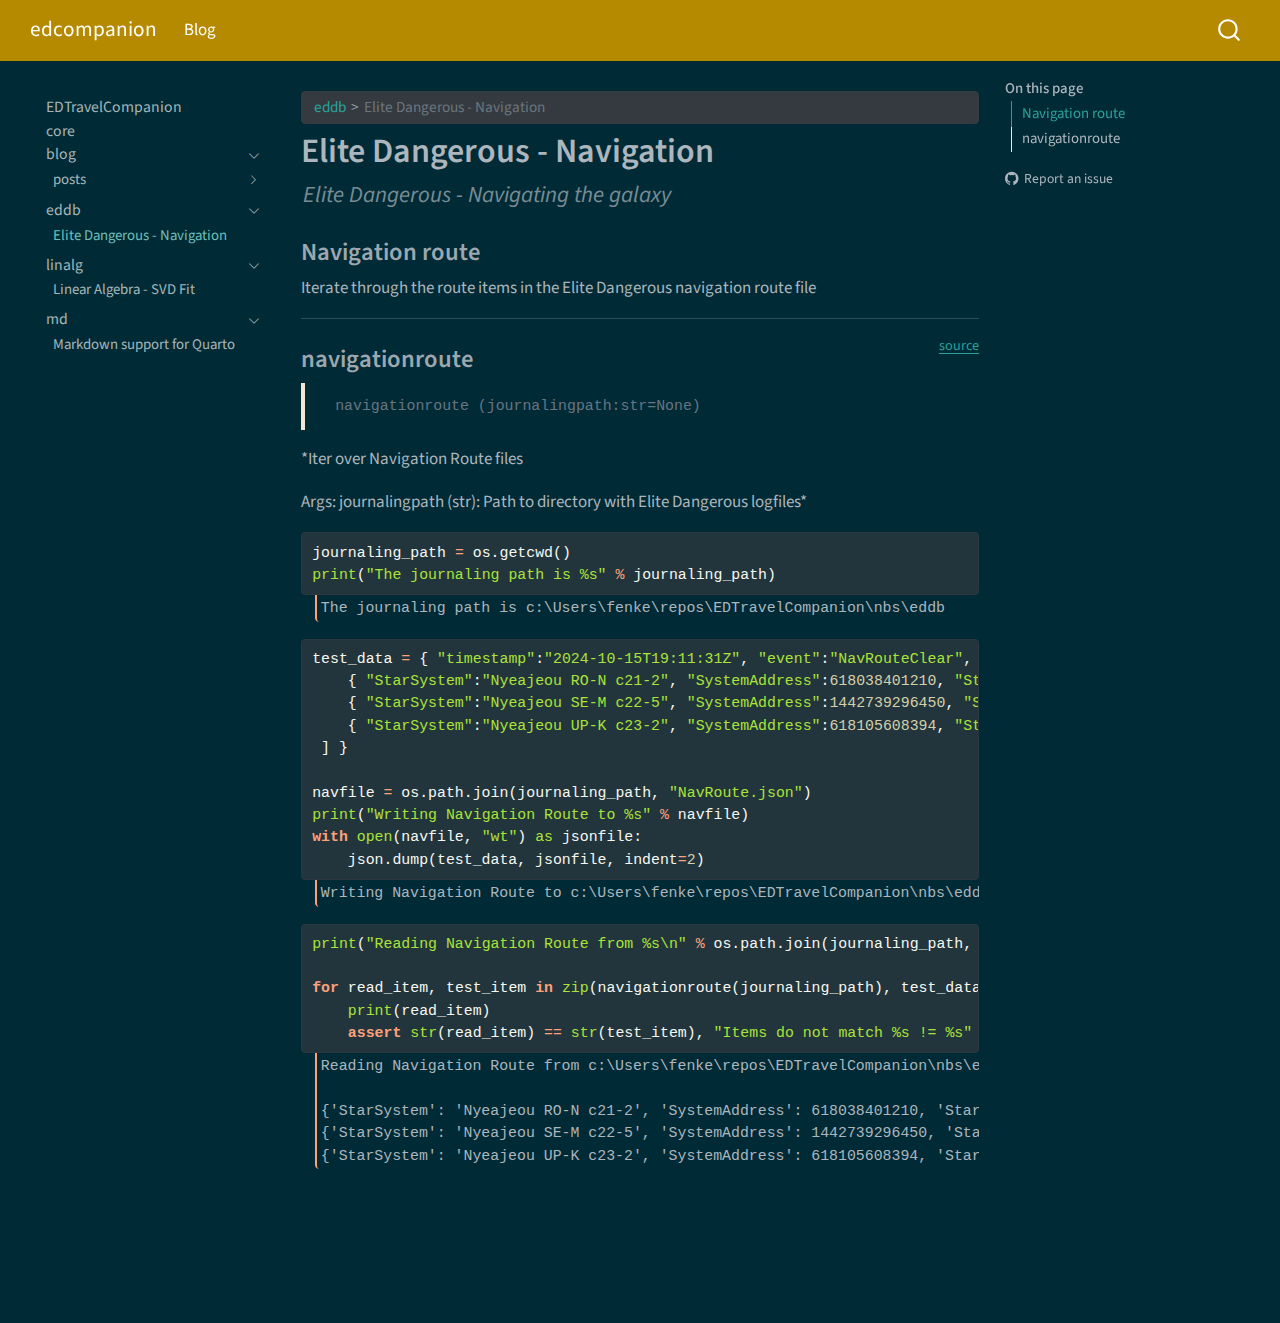
<file: eddb/navroute.html>
<!DOCTYPE html>
<html xmlns="http://www.w3.org/1999/xhtml" lang="en" xml:lang="en"><head>

<meta charset="utf-8">
<meta name="generator" content="quarto-1.6.42">

<meta name="viewport" content="width=device-width, initial-scale=1.0, user-scalable=yes">

<meta name="description" content="Elite Dangerous - Navigating the galaxy">

<title>Elite Dangerous - Navigation – edcompanion</title>
<style>
code{white-space: pre-wrap;}
span.smallcaps{font-variant: small-caps;}
div.columns{display: flex; gap: min(4vw, 1.5em);}
div.column{flex: auto; overflow-x: auto;}
div.hanging-indent{margin-left: 1.5em; text-indent: -1.5em;}
ul.task-list{list-style: none;}
ul.task-list li input[type="checkbox"] {
  width: 0.8em;
  margin: 0 0.8em 0.2em -1em; /* quarto-specific, see https://github.com/quarto-dev/quarto-cli/issues/4556 */ 
  vertical-align: middle;
}
/* CSS for syntax highlighting */
pre > code.sourceCode { white-space: pre; position: relative; }
pre > code.sourceCode > span { line-height: 1.25; }
pre > code.sourceCode > span:empty { height: 1.2em; }
.sourceCode { overflow: visible; }
code.sourceCode > span { color: inherit; text-decoration: inherit; }
div.sourceCode { margin: 1em 0; }
pre.sourceCode { margin: 0; }
@media screen {
div.sourceCode { overflow: auto; }
}
@media print {
pre > code.sourceCode { white-space: pre-wrap; }
pre > code.sourceCode > span { display: inline-block; text-indent: -5em; padding-left: 5em; }
}
pre.numberSource code
  { counter-reset: source-line 0; }
pre.numberSource code > span
  { position: relative; left: -4em; counter-increment: source-line; }
pre.numberSource code > span > a:first-child::before
  { content: counter(source-line);
    position: relative; left: -1em; text-align: right; vertical-align: baseline;
    border: none; display: inline-block;
    -webkit-touch-callout: none; -webkit-user-select: none;
    -khtml-user-select: none; -moz-user-select: none;
    -ms-user-select: none; user-select: none;
    padding: 0 4px; width: 4em;
  }
pre.numberSource { margin-left: 3em;  padding-left: 4px; }
div.sourceCode
  {   }
@media screen {
pre > code.sourceCode > span > a:first-child::before { text-decoration: underline; }
}
</style>


<script src="../site_libs/quarto-nav/quarto-nav.js"></script>
<script src="../site_libs/quarto-nav/headroom.min.js"></script>
<script src="../site_libs/clipboard/clipboard.min.js"></script>
<script src="../site_libs/quarto-search/autocomplete.umd.js"></script>
<script src="../site_libs/quarto-search/fuse.min.js"></script>
<script src="../site_libs/quarto-search/quarto-search.js"></script>
<meta name="quarto:offset" content="../">
<script src="../site_libs/quarto-html/quarto.js"></script>
<script src="../site_libs/quarto-html/popper.min.js"></script>
<script src="../site_libs/quarto-html/tippy.umd.min.js"></script>
<script src="../site_libs/quarto-html/anchor.min.js"></script>
<link href="../site_libs/quarto-html/tippy.css" rel="stylesheet">
<link href="../site_libs/quarto-html/quarto-syntax-highlighting-dark-b53751a350365c71b6c909e95f209ed1.css" rel="stylesheet" id="quarto-text-highlighting-styles">
<script src="../site_libs/bootstrap/bootstrap.min.js"></script>
<link href="../site_libs/bootstrap/bootstrap-icons.css" rel="stylesheet">
<link href="../site_libs/bootstrap/bootstrap-2745d65939f635aa8e913532c11c0822.min.css" rel="stylesheet" append-hash="true" id="quarto-bootstrap" data-mode="dark">
<script id="quarto-search-options" type="application/json">{
  "location": "navbar",
  "copy-button": false,
  "collapse-after": 3,
  "panel-placement": "end",
  "type": "overlay",
  "limit": 50,
  "keyboard-shortcut": [
    "f",
    "/",
    "s"
  ],
  "show-item-context": false,
  "language": {
    "search-no-results-text": "No results",
    "search-matching-documents-text": "matching documents",
    "search-copy-link-title": "Copy link to search",
    "search-hide-matches-text": "Hide additional matches",
    "search-more-match-text": "more match in this document",
    "search-more-matches-text": "more matches in this document",
    "search-clear-button-title": "Clear",
    "search-text-placeholder": "",
    "search-detached-cancel-button-title": "Cancel",
    "search-submit-button-title": "Submit",
    "search-label": "Search"
  }
}</script>


<link rel="stylesheet" href="../styles.css">
<meta property="og:title" content="Elite Dangerous - Navigation – edcompanion">
<meta property="og:description" content="Elite Dangerous - Navigating the galaxy">
<meta property="og:site_name" content="edcompanion">
<meta name="twitter:title" content="Elite Dangerous - Navigation – edcompanion">
<meta name="twitter:description" content="Elite Dangerous - Navigating the galaxy">
<meta name="twitter:card" content="summary">
</head>

<body class="nav-sidebar floating nav-fixed">

<div id="quarto-search-results"></div>
  <header id="quarto-header" class="headroom fixed-top">
    <nav class="navbar navbar-expand-lg " data-bs-theme="dark">
      <div class="navbar-container container-fluid">
      <div class="navbar-brand-container mx-auto">
    <a class="navbar-brand" href="../index.html">
    <span class="navbar-title">edcompanion</span>
    </a>
  </div>
            <div id="quarto-search" class="" title="Search"></div>
          <button class="navbar-toggler" type="button" data-bs-toggle="collapse" data-bs-target="#navbarCollapse" aria-controls="navbarCollapse" role="menu" aria-expanded="false" aria-label="Toggle navigation" onclick="if (window.quartoToggleHeadroom) { window.quartoToggleHeadroom(); }">
  <span class="navbar-toggler-icon"></span>
</button>
          <div class="collapse navbar-collapse" id="navbarCollapse">
            <ul class="navbar-nav navbar-nav-scroll me-auto">
  <li class="nav-item">
    <a class="nav-link active" href="../blog/index.html" aria-current="page"> 
<span class="menu-text">Blog</span></a>
  </li>  
</ul>
          </div> <!-- /navcollapse -->
            <div class="quarto-navbar-tools">
</div>
      </div> <!-- /container-fluid -->
    </nav>
  <nav class="quarto-secondary-nav">
    <div class="container-fluid d-flex">
      <button type="button" class="quarto-btn-toggle btn" data-bs-toggle="collapse" role="button" data-bs-target=".quarto-sidebar-collapse-item" aria-controls="quarto-sidebar" aria-expanded="false" aria-label="Toggle sidebar navigation" onclick="if (window.quartoToggleHeadroom) { window.quartoToggleHeadroom(); }">
        <i class="bi bi-layout-text-sidebar-reverse"></i>
      </button>
        <nav class="quarto-page-breadcrumbs" aria-label="breadcrumb"><ol class="breadcrumb"><li class="breadcrumb-item"><a href="../eddb/navroute.html">eddb</a></li><li class="breadcrumb-item"><a href="../eddb/navroute.html">Elite Dangerous - Navigation</a></li></ol></nav>
        <a class="flex-grow-1" role="navigation" data-bs-toggle="collapse" data-bs-target=".quarto-sidebar-collapse-item" aria-controls="quarto-sidebar" aria-expanded="false" aria-label="Toggle sidebar navigation" onclick="if (window.quartoToggleHeadroom) { window.quartoToggleHeadroom(); }">      
        </a>
    </div>
  </nav>
</header>
<!-- content -->
<div id="quarto-content" class="quarto-container page-columns page-rows-contents page-layout-article page-navbar">
<!-- sidebar -->
  <nav id="quarto-sidebar" class="sidebar collapse collapse-horizontal quarto-sidebar-collapse-item sidebar-navigation floating overflow-auto">
    <div class="sidebar-menu-container"> 
    <ul class="list-unstyled mt-1">
        <li class="sidebar-item">
  <div class="sidebar-item-container"> 
  <a href="../index.html" class="sidebar-item-text sidebar-link">
 <span class="menu-text">EDTravelCompanion</span></a>
  </div>
</li>
        <li class="sidebar-item">
  <div class="sidebar-item-container"> 
  <a href="../core.html" class="sidebar-item-text sidebar-link">
 <span class="menu-text">core</span></a>
  </div>
</li>
        <li class="sidebar-item sidebar-item-section">
      <div class="sidebar-item-container"> 
            <a href="../blog/index.html" class="sidebar-item-text sidebar-link">
 <span class="menu-text">blog</span></a>
          <a class="sidebar-item-toggle text-start" data-bs-toggle="collapse" data-bs-target="#quarto-sidebar-section-1" role="navigation" aria-expanded="true" aria-label="Toggle section">
            <i class="bi bi-chevron-right ms-2"></i>
          </a> 
      </div>
      <ul id="quarto-sidebar-section-1" class="collapse list-unstyled sidebar-section depth1 show">  
          <li class="sidebar-item sidebar-item-section">
      <div class="sidebar-item-container"> 
            <a class="sidebar-item-text sidebar-link text-start collapsed" data-bs-toggle="collapse" data-bs-target="#quarto-sidebar-section-2" role="navigation" aria-expanded="false">
 <span class="menu-text">posts</span></a>
          <a class="sidebar-item-toggle text-start collapsed" data-bs-toggle="collapse" data-bs-target="#quarto-sidebar-section-2" role="navigation" aria-expanded="false" aria-label="Toggle section">
            <i class="bi bi-chevron-right ms-2"></i>
          </a> 
      </div>
      <ul id="quarto-sidebar-section-2" class="collapse list-unstyled sidebar-section depth2 ">  
          <li class="sidebar-item sidebar-item-section">
      <span class="sidebar-item-text sidebar-link text-start">
 <span class="menu-text">ed-guardians-1</span></span>
  </li>
      </ul>
  </li>
      </ul>
  </li>
        <li class="sidebar-item sidebar-item-section">
      <div class="sidebar-item-container"> 
            <a class="sidebar-item-text sidebar-link text-start" data-bs-toggle="collapse" data-bs-target="#quarto-sidebar-section-4" role="navigation" aria-expanded="true">
 <span class="menu-text">eddb</span></a>
          <a class="sidebar-item-toggle text-start" data-bs-toggle="collapse" data-bs-target="#quarto-sidebar-section-4" role="navigation" aria-expanded="true" aria-label="Toggle section">
            <i class="bi bi-chevron-right ms-2"></i>
          </a> 
      </div>
      <ul id="quarto-sidebar-section-4" class="collapse list-unstyled sidebar-section depth1 show">  
          <li class="sidebar-item">
  <div class="sidebar-item-container"> 
  <a href="../eddb/navroute.html" class="sidebar-item-text sidebar-link active">
 <span class="menu-text">Elite Dangerous - Navigation</span></a>
  </div>
</li>
      </ul>
  </li>
        <li class="sidebar-item sidebar-item-section">
      <div class="sidebar-item-container"> 
            <a class="sidebar-item-text sidebar-link text-start" data-bs-toggle="collapse" data-bs-target="#quarto-sidebar-section-5" role="navigation" aria-expanded="true">
 <span class="menu-text">linalg</span></a>
          <a class="sidebar-item-toggle text-start" data-bs-toggle="collapse" data-bs-target="#quarto-sidebar-section-5" role="navigation" aria-expanded="true" aria-label="Toggle section">
            <i class="bi bi-chevron-right ms-2"></i>
          </a> 
      </div>
      <ul id="quarto-sidebar-section-5" class="collapse list-unstyled sidebar-section depth1 show">  
          <li class="sidebar-item">
  <div class="sidebar-item-container"> 
  <a href="../linalg/linalg_fitsvd.html" class="sidebar-item-text sidebar-link">
 <span class="menu-text">Linear Algebra - SVD Fit</span></a>
  </div>
</li>
      </ul>
  </li>
        <li class="sidebar-item sidebar-item-section">
      <div class="sidebar-item-container"> 
            <a class="sidebar-item-text sidebar-link text-start" data-bs-toggle="collapse" data-bs-target="#quarto-sidebar-section-6" role="navigation" aria-expanded="true">
 <span class="menu-text">md</span></a>
          <a class="sidebar-item-toggle text-start" data-bs-toggle="collapse" data-bs-target="#quarto-sidebar-section-6" role="navigation" aria-expanded="true" aria-label="Toggle section">
            <i class="bi bi-chevron-right ms-2"></i>
          </a> 
      </div>
      <ul id="quarto-sidebar-section-6" class="collapse list-unstyled sidebar-section depth1 show">  
          <li class="sidebar-item">
  <div class="sidebar-item-container"> 
  <a href="../md/edastro.html" class="sidebar-item-text sidebar-link">
 <span class="menu-text">Markdown support for Quarto</span></a>
  </div>
</li>
      </ul>
  </li>
    </ul>
    </div>
</nav>
<div id="quarto-sidebar-glass" class="quarto-sidebar-collapse-item" data-bs-toggle="collapse" data-bs-target=".quarto-sidebar-collapse-item"></div>
<!-- margin-sidebar -->
    <div id="quarto-margin-sidebar" class="sidebar margin-sidebar">
        <nav id="TOC" role="doc-toc" class="toc-active">
    <h2 id="toc-title">On this page</h2>
   
  <ul>
  <li><a href="#navigation-route" id="toc-navigation-route" class="nav-link active" data-scroll-target="#navigation-route">Navigation route</a></li>
  <li><a href="#navigationroute" id="toc-navigationroute" class="nav-link" data-scroll-target="#navigationroute">navigationroute</a></li>
  </ul>
<div class="toc-actions"><ul><li><a href="https://github.com/fenke/EDTravelCompanion/issues/new" class="toc-action"><i class="bi bi-github"></i>Report an issue</a></li></ul></div></nav>
    </div>
<!-- main -->
<main class="content" id="quarto-document-content">

<header id="title-block-header" class="quarto-title-block default"><nav class="quarto-page-breadcrumbs quarto-title-breadcrumbs d-none d-lg-block" aria-label="breadcrumb"><ol class="breadcrumb"><li class="breadcrumb-item"><a href="../eddb/navroute.html">eddb</a></li><li class="breadcrumb-item"><a href="../eddb/navroute.html">Elite Dangerous - Navigation</a></li></ol></nav>
<div class="quarto-title">
<h1 class="title">Elite Dangerous - Navigation</h1>
</div>

<div>
  <div class="description">
    Elite Dangerous - Navigating the galaxy
  </div>
</div>


<div class="quarto-title-meta">

    
  
    
  </div>
  


</header>


<!-- WARNING: THIS FILE WAS AUTOGENERATED! DO NOT EDIT! -->
<section id="navigation-route" class="level3">
<h3 class="anchored" data-anchor-id="navigation-route">Navigation route</h3>
<p>Iterate through the route items in the Elite Dangerous navigation route file</p>
<hr>
<p><a href="https://github.com/fenke/EDTravelCompanion/blob/main/edcompanion/eddb/navigation.py#L18" target="_blank" style="float:right; font-size:smaller">source</a></p>
</section>
<section id="navigationroute" class="level3">
<h3 class="anchored" data-anchor-id="navigationroute">navigationroute</h3>
<blockquote class="blockquote">
<pre><code> navigationroute (journalingpath:str=None)</code></pre>
</blockquote>
<p>*Iter over Navigation Route files</p>
<p>Args: journalingpath (str): Path to directory with Elite Dangerous logfiles*</p>
<div id="cell-4" class="cell" data-execution_count="6">
<div class="sourceCode cell-code" id="cb2"><pre class="sourceCode python code-with-copy"><code class="sourceCode python"><span id="cb2-1"><a href="#cb2-1" aria-hidden="true" tabindex="-1"></a>journaling_path <span class="op">=</span> os.getcwd()</span>
<span id="cb2-2"><a href="#cb2-2" aria-hidden="true" tabindex="-1"></a><span class="bu">print</span>(<span class="st">"The journaling path is </span><span class="sc">%s</span><span class="st">"</span> <span class="op">%</span> journaling_path)</span></code><button title="Copy to Clipboard" class="code-copy-button"><i class="bi"></i></button></pre></div>
<div class="cell-output cell-output-stdout">
<pre><code>The journaling path is c:\Users\fenke\repos\EDTravelCompanion\nbs\eddb</code></pre>
</div>
</div>
<div id="cell-5" class="cell" data-execution_count="7">
<div class="sourceCode cell-code" id="cb4"><pre class="sourceCode python code-with-copy"><code class="sourceCode python"><span id="cb4-1"><a href="#cb4-1" aria-hidden="true" tabindex="-1"></a>test_data <span class="op">=</span> { <span class="st">"timestamp"</span>:<span class="st">"2024-10-15T19:11:31Z"</span>, <span class="st">"event"</span>:<span class="st">"NavRouteClear"</span>, <span class="st">"Route"</span>:[ </span>
<span id="cb4-2"><a href="#cb4-2" aria-hidden="true" tabindex="-1"></a>    { <span class="st">"StarSystem"</span>:<span class="st">"Nyeajeou RO-N c21-2"</span>, <span class="st">"SystemAddress"</span>:<span class="dv">618038401210</span>, <span class="st">"StarClass"</span>:<span class="st">"K"</span>, <span class="st">"RemainingJumpsInRoute"</span>:<span class="dv">11</span> },</span>
<span id="cb4-3"><a href="#cb4-3" aria-hidden="true" tabindex="-1"></a>    { <span class="st">"StarSystem"</span>:<span class="st">"Nyeajeou SE-M c22-5"</span>, <span class="st">"SystemAddress"</span>:<span class="dv">1442739296450</span>, <span class="st">"StarClass"</span>:<span class="st">"K"</span>, <span class="st">"RemainingJumpsInRoute"</span>:<span class="dv">10</span> },</span>
<span id="cb4-4"><a href="#cb4-4" aria-hidden="true" tabindex="-1"></a>    { <span class="st">"StarSystem"</span>:<span class="st">"Nyeajeou UP-K c23-2"</span>, <span class="st">"SystemAddress"</span>:<span class="dv">618105608394</span>, <span class="st">"StarClass"</span>:<span class="st">"K"</span>, <span class="st">"RemainingJumpsInRoute"</span>:<span class="dv">9</span> }</span>
<span id="cb4-5"><a href="#cb4-5" aria-hidden="true" tabindex="-1"></a> ] }</span>
<span id="cb4-6"><a href="#cb4-6" aria-hidden="true" tabindex="-1"></a></span>
<span id="cb4-7"><a href="#cb4-7" aria-hidden="true" tabindex="-1"></a>navfile <span class="op">=</span> os.path.join(journaling_path, <span class="st">"NavRoute.json"</span>)</span>
<span id="cb4-8"><a href="#cb4-8" aria-hidden="true" tabindex="-1"></a><span class="bu">print</span>(<span class="st">"Writing Navigation Route to </span><span class="sc">%s</span><span class="st">"</span> <span class="op">%</span> navfile)</span>
<span id="cb4-9"><a href="#cb4-9" aria-hidden="true" tabindex="-1"></a><span class="cf">with</span> <span class="bu">open</span>(navfile, <span class="st">"wt"</span>) <span class="im">as</span> jsonfile:</span>
<span id="cb4-10"><a href="#cb4-10" aria-hidden="true" tabindex="-1"></a>    json.dump(test_data, jsonfile, indent<span class="op">=</span><span class="dv">2</span>)</span></code><button title="Copy to Clipboard" class="code-copy-button"><i class="bi"></i></button></pre></div>
<div class="cell-output cell-output-stdout">
<pre><code>Writing Navigation Route to c:\Users\fenke\repos\EDTravelCompanion\nbs\eddb\NavRoute.json</code></pre>
</div>
</div>
<div id="cell-6" class="cell" data-execution_count="8">
<div class="sourceCode cell-code" id="cb6"><pre class="sourceCode python code-with-copy"><code class="sourceCode python"><span id="cb6-1"><a href="#cb6-1" aria-hidden="true" tabindex="-1"></a><span class="bu">print</span>(<span class="st">"Reading Navigation Route from </span><span class="sc">%s</span><span class="ch">\n</span><span class="st">"</span> <span class="op">%</span> os.path.join(journaling_path, <span class="st">"NavRoute.json"</span>))</span>
<span id="cb6-2"><a href="#cb6-2" aria-hidden="true" tabindex="-1"></a></span>
<span id="cb6-3"><a href="#cb6-3" aria-hidden="true" tabindex="-1"></a><span class="cf">for</span> read_item, test_item <span class="kw">in</span> <span class="bu">zip</span>(navigationroute(journaling_path), test_data.get(<span class="st">'Route'</span>), strict<span class="op">=</span><span class="va">True</span>):</span>
<span id="cb6-4"><a href="#cb6-4" aria-hidden="true" tabindex="-1"></a>    <span class="bu">print</span>(read_item)</span>
<span id="cb6-5"><a href="#cb6-5" aria-hidden="true" tabindex="-1"></a>    <span class="cf">assert</span> <span class="bu">str</span>(read_item) <span class="op">==</span> <span class="bu">str</span>(test_item), <span class="st">"Items do not match </span><span class="sc">%s</span><span class="st"> != </span><span class="sc">%s</span><span class="st">"</span> <span class="op">%</span> (<span class="bu">str</span>(read_item), <span class="bu">str</span>(test_item))</span></code><button title="Copy to Clipboard" class="code-copy-button"><i class="bi"></i></button></pre></div>
<div class="cell-output cell-output-stdout">
<pre><code>Reading Navigation Route from c:\Users\fenke\repos\EDTravelCompanion\nbs\eddb\NavRoute.json

{'StarSystem': 'Nyeajeou RO-N c21-2', 'SystemAddress': 618038401210, 'StarClass': 'K', 'RemainingJumpsInRoute': 11}
{'StarSystem': 'Nyeajeou SE-M c22-5', 'SystemAddress': 1442739296450, 'StarClass': 'K', 'RemainingJumpsInRoute': 10}
{'StarSystem': 'Nyeajeou UP-K c23-2', 'SystemAddress': 618105608394, 'StarClass': 'K', 'RemainingJumpsInRoute': 9}</code></pre>
</div>
</div>


</section>

</main> <!-- /main -->
<script id="quarto-html-after-body" type="application/javascript">
window.document.addEventListener("DOMContentLoaded", function (event) {
  const toggleBodyColorMode = (bsSheetEl) => {
    const mode = bsSheetEl.getAttribute("data-mode");
    const bodyEl = window.document.querySelector("body");
    if (mode === "dark") {
      bodyEl.classList.add("quarto-dark");
      bodyEl.classList.remove("quarto-light");
    } else {
      bodyEl.classList.add("quarto-light");
      bodyEl.classList.remove("quarto-dark");
    }
  }
  const toggleBodyColorPrimary = () => {
    const bsSheetEl = window.document.querySelector("link#quarto-bootstrap");
    if (bsSheetEl) {
      toggleBodyColorMode(bsSheetEl);
    }
  }
  toggleBodyColorPrimary();  
  const icon = "";
  const anchorJS = new window.AnchorJS();
  anchorJS.options = {
    placement: 'right',
    icon: icon
  };
  anchorJS.add('.anchored');
  const isCodeAnnotation = (el) => {
    for (const clz of el.classList) {
      if (clz.startsWith('code-annotation-')) {                     
        return true;
      }
    }
    return false;
  }
  const onCopySuccess = function(e) {
    // button target
    const button = e.trigger;
    // don't keep focus
    button.blur();
    // flash "checked"
    button.classList.add('code-copy-button-checked');
    var currentTitle = button.getAttribute("title");
    button.setAttribute("title", "Copied!");
    let tooltip;
    if (window.bootstrap) {
      button.setAttribute("data-bs-toggle", "tooltip");
      button.setAttribute("data-bs-placement", "left");
      button.setAttribute("data-bs-title", "Copied!");
      tooltip = new bootstrap.Tooltip(button, 
        { trigger: "manual", 
          customClass: "code-copy-button-tooltip",
          offset: [0, -8]});
      tooltip.show();    
    }
    setTimeout(function() {
      if (tooltip) {
        tooltip.hide();
        button.removeAttribute("data-bs-title");
        button.removeAttribute("data-bs-toggle");
        button.removeAttribute("data-bs-placement");
      }
      button.setAttribute("title", currentTitle);
      button.classList.remove('code-copy-button-checked');
    }, 1000);
    // clear code selection
    e.clearSelection();
  }
  const getTextToCopy = function(trigger) {
      const codeEl = trigger.previousElementSibling.cloneNode(true);
      for (const childEl of codeEl.children) {
        if (isCodeAnnotation(childEl)) {
          childEl.remove();
        }
      }
      return codeEl.innerText;
  }
  const clipboard = new window.ClipboardJS('.code-copy-button:not([data-in-quarto-modal])', {
    text: getTextToCopy
  });
  clipboard.on('success', onCopySuccess);
  if (window.document.getElementById('quarto-embedded-source-code-modal')) {
    const clipboardModal = new window.ClipboardJS('.code-copy-button[data-in-quarto-modal]', {
      text: getTextToCopy,
      container: window.document.getElementById('quarto-embedded-source-code-modal')
    });
    clipboardModal.on('success', onCopySuccess);
  }
    var localhostRegex = new RegExp(/^(?:http|https):\/\/localhost\:?[0-9]*\//);
    var mailtoRegex = new RegExp(/^mailto:/);
      var filterRegex = new RegExp("https:\/\/fenke\.github\.io\/EDTravelCompanion");
    var isInternal = (href) => {
        return filterRegex.test(href) || localhostRegex.test(href) || mailtoRegex.test(href);
    }
    // Inspect non-navigation links and adorn them if external
 	var links = window.document.querySelectorAll('a[href]:not(.nav-link):not(.navbar-brand):not(.toc-action):not(.sidebar-link):not(.sidebar-item-toggle):not(.pagination-link):not(.no-external):not([aria-hidden]):not(.dropdown-item):not(.quarto-navigation-tool):not(.about-link)');
    for (var i=0; i<links.length; i++) {
      const link = links[i];
      if (!isInternal(link.href)) {
        // undo the damage that might have been done by quarto-nav.js in the case of
        // links that we want to consider external
        if (link.dataset.originalHref !== undefined) {
          link.href = link.dataset.originalHref;
        }
      }
    }
  function tippyHover(el, contentFn, onTriggerFn, onUntriggerFn) {
    const config = {
      allowHTML: true,
      maxWidth: 500,
      delay: 100,
      arrow: false,
      appendTo: function(el) {
          return el.parentElement;
      },
      interactive: true,
      interactiveBorder: 10,
      theme: 'quarto',
      placement: 'bottom-start',
    };
    if (contentFn) {
      config.content = contentFn;
    }
    if (onTriggerFn) {
      config.onTrigger = onTriggerFn;
    }
    if (onUntriggerFn) {
      config.onUntrigger = onUntriggerFn;
    }
    window.tippy(el, config); 
  }
  const noterefs = window.document.querySelectorAll('a[role="doc-noteref"]');
  for (var i=0; i<noterefs.length; i++) {
    const ref = noterefs[i];
    tippyHover(ref, function() {
      // use id or data attribute instead here
      let href = ref.getAttribute('data-footnote-href') || ref.getAttribute('href');
      try { href = new URL(href).hash; } catch {}
      const id = href.replace(/^#\/?/, "");
      const note = window.document.getElementById(id);
      if (note) {
        return note.innerHTML;
      } else {
        return "";
      }
    });
  }
  const xrefs = window.document.querySelectorAll('a.quarto-xref');
  const processXRef = (id, note) => {
    // Strip column container classes
    const stripColumnClz = (el) => {
      el.classList.remove("page-full", "page-columns");
      if (el.children) {
        for (const child of el.children) {
          stripColumnClz(child);
        }
      }
    }
    stripColumnClz(note)
    if (id === null || id.startsWith('sec-')) {
      // Special case sections, only their first couple elements
      const container = document.createElement("div");
      if (note.children && note.children.length > 2) {
        container.appendChild(note.children[0].cloneNode(true));
        for (let i = 1; i < note.children.length; i++) {
          const child = note.children[i];
          if (child.tagName === "P" && child.innerText === "") {
            continue;
          } else {
            container.appendChild(child.cloneNode(true));
            break;
          }
        }
        if (window.Quarto?.typesetMath) {
          window.Quarto.typesetMath(container);
        }
        return container.innerHTML
      } else {
        if (window.Quarto?.typesetMath) {
          window.Quarto.typesetMath(note);
        }
        return note.innerHTML;
      }
    } else {
      // Remove any anchor links if they are present
      const anchorLink = note.querySelector('a.anchorjs-link');
      if (anchorLink) {
        anchorLink.remove();
      }
      if (window.Quarto?.typesetMath) {
        window.Quarto.typesetMath(note);
      }
      if (note.classList.contains("callout")) {
        return note.outerHTML;
      } else {
        return note.innerHTML;
      }
    }
  }
  for (var i=0; i<xrefs.length; i++) {
    const xref = xrefs[i];
    tippyHover(xref, undefined, function(instance) {
      instance.disable();
      let url = xref.getAttribute('href');
      let hash = undefined; 
      if (url.startsWith('#')) {
        hash = url;
      } else {
        try { hash = new URL(url).hash; } catch {}
      }
      if (hash) {
        const id = hash.replace(/^#\/?/, "");
        const note = window.document.getElementById(id);
        if (note !== null) {
          try {
            const html = processXRef(id, note.cloneNode(true));
            instance.setContent(html);
          } finally {
            instance.enable();
            instance.show();
          }
        } else {
          // See if we can fetch this
          fetch(url.split('#')[0])
          .then(res => res.text())
          .then(html => {
            const parser = new DOMParser();
            const htmlDoc = parser.parseFromString(html, "text/html");
            const note = htmlDoc.getElementById(id);
            if (note !== null) {
              const html = processXRef(id, note);
              instance.setContent(html);
            } 
          }).finally(() => {
            instance.enable();
            instance.show();
          });
        }
      } else {
        // See if we can fetch a full url (with no hash to target)
        // This is a special case and we should probably do some content thinning / targeting
        fetch(url)
        .then(res => res.text())
        .then(html => {
          const parser = new DOMParser();
          const htmlDoc = parser.parseFromString(html, "text/html");
          const note = htmlDoc.querySelector('main.content');
          if (note !== null) {
            // This should only happen for chapter cross references
            // (since there is no id in the URL)
            // remove the first header
            if (note.children.length > 0 && note.children[0].tagName === "HEADER") {
              note.children[0].remove();
            }
            const html = processXRef(null, note);
            instance.setContent(html);
          } 
        }).finally(() => {
          instance.enable();
          instance.show();
        });
      }
    }, function(instance) {
    });
  }
      let selectedAnnoteEl;
      const selectorForAnnotation = ( cell, annotation) => {
        let cellAttr = 'data-code-cell="' + cell + '"';
        let lineAttr = 'data-code-annotation="' +  annotation + '"';
        const selector = 'span[' + cellAttr + '][' + lineAttr + ']';
        return selector;
      }
      const selectCodeLines = (annoteEl) => {
        const doc = window.document;
        const targetCell = annoteEl.getAttribute("data-target-cell");
        const targetAnnotation = annoteEl.getAttribute("data-target-annotation");
        const annoteSpan = window.document.querySelector(selectorForAnnotation(targetCell, targetAnnotation));
        const lines = annoteSpan.getAttribute("data-code-lines").split(",");
        const lineIds = lines.map((line) => {
          return targetCell + "-" + line;
        })
        let top = null;
        let height = null;
        let parent = null;
        if (lineIds.length > 0) {
            //compute the position of the single el (top and bottom and make a div)
            const el = window.document.getElementById(lineIds[0]);
            top = el.offsetTop;
            height = el.offsetHeight;
            parent = el.parentElement.parentElement;
          if (lineIds.length > 1) {
            const lastEl = window.document.getElementById(lineIds[lineIds.length - 1]);
            const bottom = lastEl.offsetTop + lastEl.offsetHeight;
            height = bottom - top;
          }
          if (top !== null && height !== null && parent !== null) {
            // cook up a div (if necessary) and position it 
            let div = window.document.getElementById("code-annotation-line-highlight");
            if (div === null) {
              div = window.document.createElement("div");
              div.setAttribute("id", "code-annotation-line-highlight");
              div.style.position = 'absolute';
              parent.appendChild(div);
            }
            div.style.top = top - 2 + "px";
            div.style.height = height + 4 + "px";
            div.style.left = 0;
            let gutterDiv = window.document.getElementById("code-annotation-line-highlight-gutter");
            if (gutterDiv === null) {
              gutterDiv = window.document.createElement("div");
              gutterDiv.setAttribute("id", "code-annotation-line-highlight-gutter");
              gutterDiv.style.position = 'absolute';
              const codeCell = window.document.getElementById(targetCell);
              const gutter = codeCell.querySelector('.code-annotation-gutter');
              gutter.appendChild(gutterDiv);
            }
            gutterDiv.style.top = top - 2 + "px";
            gutterDiv.style.height = height + 4 + "px";
          }
          selectedAnnoteEl = annoteEl;
        }
      };
      const unselectCodeLines = () => {
        const elementsIds = ["code-annotation-line-highlight", "code-annotation-line-highlight-gutter"];
        elementsIds.forEach((elId) => {
          const div = window.document.getElementById(elId);
          if (div) {
            div.remove();
          }
        });
        selectedAnnoteEl = undefined;
      };
        // Handle positioning of the toggle
    window.addEventListener(
      "resize",
      throttle(() => {
        elRect = undefined;
        if (selectedAnnoteEl) {
          selectCodeLines(selectedAnnoteEl);
        }
      }, 10)
    );
    function throttle(fn, ms) {
    let throttle = false;
    let timer;
      return (...args) => {
        if(!throttle) { // first call gets through
            fn.apply(this, args);
            throttle = true;
        } else { // all the others get throttled
            if(timer) clearTimeout(timer); // cancel #2
            timer = setTimeout(() => {
              fn.apply(this, args);
              timer = throttle = false;
            }, ms);
        }
      };
    }
      // Attach click handler to the DT
      const annoteDls = window.document.querySelectorAll('dt[data-target-cell]');
      for (const annoteDlNode of annoteDls) {
        annoteDlNode.addEventListener('click', (event) => {
          const clickedEl = event.target;
          if (clickedEl !== selectedAnnoteEl) {
            unselectCodeLines();
            const activeEl = window.document.querySelector('dt[data-target-cell].code-annotation-active');
            if (activeEl) {
              activeEl.classList.remove('code-annotation-active');
            }
            selectCodeLines(clickedEl);
            clickedEl.classList.add('code-annotation-active');
          } else {
            // Unselect the line
            unselectCodeLines();
            clickedEl.classList.remove('code-annotation-active');
          }
        });
      }
  const findCites = (el) => {
    const parentEl = el.parentElement;
    if (parentEl) {
      const cites = parentEl.dataset.cites;
      if (cites) {
        return {
          el,
          cites: cites.split(' ')
        };
      } else {
        return findCites(el.parentElement)
      }
    } else {
      return undefined;
    }
  };
  var bibliorefs = window.document.querySelectorAll('a[role="doc-biblioref"]');
  for (var i=0; i<bibliorefs.length; i++) {
    const ref = bibliorefs[i];
    const citeInfo = findCites(ref);
    if (citeInfo) {
      tippyHover(citeInfo.el, function() {
        var popup = window.document.createElement('div');
        citeInfo.cites.forEach(function(cite) {
          var citeDiv = window.document.createElement('div');
          citeDiv.classList.add('hanging-indent');
          citeDiv.classList.add('csl-entry');
          var biblioDiv = window.document.getElementById('ref-' + cite);
          if (biblioDiv) {
            citeDiv.innerHTML = biblioDiv.innerHTML;
          }
          popup.appendChild(citeDiv);
        });
        return popup.innerHTML;
      });
    }
  }
});
</script>
</div> <!-- /content -->




<footer class="footer"><div class="nav-footer"><div class="nav-footer-center"><div class="toc-actions d-sm-block d-md-none"><ul><li><a href="https://github.com/fenke/EDTravelCompanion/issues/new" class="toc-action"><i class="bi bi-github"></i>Report an issue</a></li></ul></div></div></div></footer></body></html>
</file>
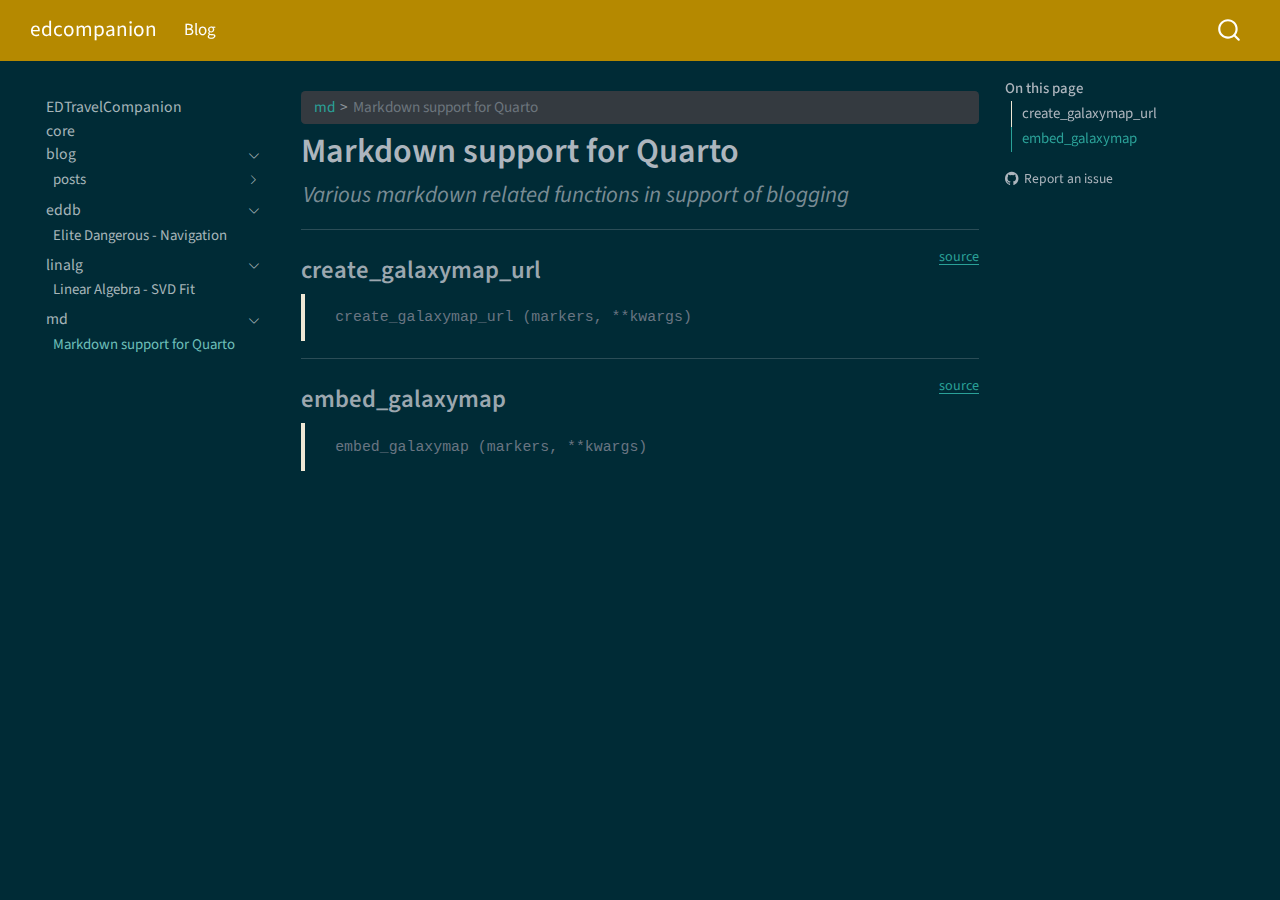
<file: md/edastro.html>
<!DOCTYPE html>
<html xmlns="http://www.w3.org/1999/xhtml" lang="en" xml:lang="en"><head>

<meta charset="utf-8">
<meta name="generator" content="quarto-1.6.42">

<meta name="viewport" content="width=device-width, initial-scale=1.0, user-scalable=yes">

<meta name="description" content="Various markdown related functions in support of blogging">

<title>Markdown support for Quarto – edcompanion</title>
<style>
code{white-space: pre-wrap;}
span.smallcaps{font-variant: small-caps;}
div.columns{display: flex; gap: min(4vw, 1.5em);}
div.column{flex: auto; overflow-x: auto;}
div.hanging-indent{margin-left: 1.5em; text-indent: -1.5em;}
ul.task-list{list-style: none;}
ul.task-list li input[type="checkbox"] {
  width: 0.8em;
  margin: 0 0.8em 0.2em -1em; /* quarto-specific, see https://github.com/quarto-dev/quarto-cli/issues/4556 */ 
  vertical-align: middle;
}
</style>


<script src="../site_libs/quarto-nav/quarto-nav.js"></script>
<script src="../site_libs/quarto-nav/headroom.min.js"></script>
<script src="../site_libs/clipboard/clipboard.min.js"></script>
<script src="../site_libs/quarto-search/autocomplete.umd.js"></script>
<script src="../site_libs/quarto-search/fuse.min.js"></script>
<script src="../site_libs/quarto-search/quarto-search.js"></script>
<meta name="quarto:offset" content="../">
<script src="../site_libs/quarto-html/quarto.js"></script>
<script src="../site_libs/quarto-html/popper.min.js"></script>
<script src="../site_libs/quarto-html/tippy.umd.min.js"></script>
<script src="../site_libs/quarto-html/anchor.min.js"></script>
<link href="../site_libs/quarto-html/tippy.css" rel="stylesheet">
<link href="../site_libs/quarto-html/quarto-syntax-highlighting-dark-b53751a350365c71b6c909e95f209ed1.css" rel="stylesheet" id="quarto-text-highlighting-styles">
<script src="../site_libs/bootstrap/bootstrap.min.js"></script>
<link href="../site_libs/bootstrap/bootstrap-icons.css" rel="stylesheet">
<link href="../site_libs/bootstrap/bootstrap-2745d65939f635aa8e913532c11c0822.min.css" rel="stylesheet" append-hash="true" id="quarto-bootstrap" data-mode="dark">
<script id="quarto-search-options" type="application/json">{
  "location": "navbar",
  "copy-button": false,
  "collapse-after": 3,
  "panel-placement": "end",
  "type": "overlay",
  "limit": 50,
  "keyboard-shortcut": [
    "f",
    "/",
    "s"
  ],
  "show-item-context": false,
  "language": {
    "search-no-results-text": "No results",
    "search-matching-documents-text": "matching documents",
    "search-copy-link-title": "Copy link to search",
    "search-hide-matches-text": "Hide additional matches",
    "search-more-match-text": "more match in this document",
    "search-more-matches-text": "more matches in this document",
    "search-clear-button-title": "Clear",
    "search-text-placeholder": "",
    "search-detached-cancel-button-title": "Cancel",
    "search-submit-button-title": "Submit",
    "search-label": "Search"
  }
}</script>


<link rel="stylesheet" href="../styles.css">
<meta property="og:title" content="Markdown support for Quarto – edcompanion">
<meta property="og:description" content="Various markdown related functions in support of blogging">
<meta property="og:site_name" content="edcompanion">
<meta name="twitter:title" content="Markdown support for Quarto – edcompanion">
<meta name="twitter:description" content="Various markdown related functions in support of blogging">
<meta name="twitter:card" content="summary">
</head>

<body class="nav-sidebar floating nav-fixed">

<div id="quarto-search-results"></div>
  <header id="quarto-header" class="headroom fixed-top">
    <nav class="navbar navbar-expand-lg " data-bs-theme="dark">
      <div class="navbar-container container-fluid">
      <div class="navbar-brand-container mx-auto">
    <a class="navbar-brand" href="../index.html">
    <span class="navbar-title">edcompanion</span>
    </a>
  </div>
            <div id="quarto-search" class="" title="Search"></div>
          <button class="navbar-toggler" type="button" data-bs-toggle="collapse" data-bs-target="#navbarCollapse" aria-controls="navbarCollapse" role="menu" aria-expanded="false" aria-label="Toggle navigation" onclick="if (window.quartoToggleHeadroom) { window.quartoToggleHeadroom(); }">
  <span class="navbar-toggler-icon"></span>
</button>
          <div class="collapse navbar-collapse" id="navbarCollapse">
            <ul class="navbar-nav navbar-nav-scroll me-auto">
  <li class="nav-item">
    <a class="nav-link active" href="../blog/index.html" aria-current="page"> 
<span class="menu-text">Blog</span></a>
  </li>  
</ul>
          </div> <!-- /navcollapse -->
            <div class="quarto-navbar-tools">
</div>
      </div> <!-- /container-fluid -->
    </nav>
  <nav class="quarto-secondary-nav">
    <div class="container-fluid d-flex">
      <button type="button" class="quarto-btn-toggle btn" data-bs-toggle="collapse" role="button" data-bs-target=".quarto-sidebar-collapse-item" aria-controls="quarto-sidebar" aria-expanded="false" aria-label="Toggle sidebar navigation" onclick="if (window.quartoToggleHeadroom) { window.quartoToggleHeadroom(); }">
        <i class="bi bi-layout-text-sidebar-reverse"></i>
      </button>
        <nav class="quarto-page-breadcrumbs" aria-label="breadcrumb"><ol class="breadcrumb"><li class="breadcrumb-item"><a href="../md/edastro.html">md</a></li><li class="breadcrumb-item"><a href="../md/edastro.html">Markdown support for Quarto</a></li></ol></nav>
        <a class="flex-grow-1" role="navigation" data-bs-toggle="collapse" data-bs-target=".quarto-sidebar-collapse-item" aria-controls="quarto-sidebar" aria-expanded="false" aria-label="Toggle sidebar navigation" onclick="if (window.quartoToggleHeadroom) { window.quartoToggleHeadroom(); }">      
        </a>
    </div>
  </nav>
</header>
<!-- content -->
<div id="quarto-content" class="quarto-container page-columns page-rows-contents page-layout-article page-navbar">
<!-- sidebar -->
  <nav id="quarto-sidebar" class="sidebar collapse collapse-horizontal quarto-sidebar-collapse-item sidebar-navigation floating overflow-auto">
    <div class="sidebar-menu-container"> 
    <ul class="list-unstyled mt-1">
        <li class="sidebar-item">
  <div class="sidebar-item-container"> 
  <a href="../index.html" class="sidebar-item-text sidebar-link">
 <span class="menu-text">EDTravelCompanion</span></a>
  </div>
</li>
        <li class="sidebar-item">
  <div class="sidebar-item-container"> 
  <a href="../core.html" class="sidebar-item-text sidebar-link">
 <span class="menu-text">core</span></a>
  </div>
</li>
        <li class="sidebar-item sidebar-item-section">
      <div class="sidebar-item-container"> 
            <a href="../blog/index.html" class="sidebar-item-text sidebar-link">
 <span class="menu-text">blog</span></a>
          <a class="sidebar-item-toggle text-start" data-bs-toggle="collapse" data-bs-target="#quarto-sidebar-section-1" role="navigation" aria-expanded="true" aria-label="Toggle section">
            <i class="bi bi-chevron-right ms-2"></i>
          </a> 
      </div>
      <ul id="quarto-sidebar-section-1" class="collapse list-unstyled sidebar-section depth1 show">  
          <li class="sidebar-item sidebar-item-section">
      <div class="sidebar-item-container"> 
            <a class="sidebar-item-text sidebar-link text-start collapsed" data-bs-toggle="collapse" data-bs-target="#quarto-sidebar-section-2" role="navigation" aria-expanded="false">
 <span class="menu-text">posts</span></a>
          <a class="sidebar-item-toggle text-start collapsed" data-bs-toggle="collapse" data-bs-target="#quarto-sidebar-section-2" role="navigation" aria-expanded="false" aria-label="Toggle section">
            <i class="bi bi-chevron-right ms-2"></i>
          </a> 
      </div>
      <ul id="quarto-sidebar-section-2" class="collapse list-unstyled sidebar-section depth2 ">  
          <li class="sidebar-item sidebar-item-section">
      <span class="sidebar-item-text sidebar-link text-start">
 <span class="menu-text">ed-guardians-1</span></span>
  </li>
      </ul>
  </li>
      </ul>
  </li>
        <li class="sidebar-item sidebar-item-section">
      <div class="sidebar-item-container"> 
            <a class="sidebar-item-text sidebar-link text-start" data-bs-toggle="collapse" data-bs-target="#quarto-sidebar-section-4" role="navigation" aria-expanded="true">
 <span class="menu-text">eddb</span></a>
          <a class="sidebar-item-toggle text-start" data-bs-toggle="collapse" data-bs-target="#quarto-sidebar-section-4" role="navigation" aria-expanded="true" aria-label="Toggle section">
            <i class="bi bi-chevron-right ms-2"></i>
          </a> 
      </div>
      <ul id="quarto-sidebar-section-4" class="collapse list-unstyled sidebar-section depth1 show">  
          <li class="sidebar-item">
  <div class="sidebar-item-container"> 
  <a href="../eddb/navroute.html" class="sidebar-item-text sidebar-link">
 <span class="menu-text">Elite Dangerous - Navigation</span></a>
  </div>
</li>
      </ul>
  </li>
        <li class="sidebar-item sidebar-item-section">
      <div class="sidebar-item-container"> 
            <a class="sidebar-item-text sidebar-link text-start" data-bs-toggle="collapse" data-bs-target="#quarto-sidebar-section-5" role="navigation" aria-expanded="true">
 <span class="menu-text">linalg</span></a>
          <a class="sidebar-item-toggle text-start" data-bs-toggle="collapse" data-bs-target="#quarto-sidebar-section-5" role="navigation" aria-expanded="true" aria-label="Toggle section">
            <i class="bi bi-chevron-right ms-2"></i>
          </a> 
      </div>
      <ul id="quarto-sidebar-section-5" class="collapse list-unstyled sidebar-section depth1 show">  
          <li class="sidebar-item">
  <div class="sidebar-item-container"> 
  <a href="../linalg/linalg_fitsvd.html" class="sidebar-item-text sidebar-link">
 <span class="menu-text">Linear Algebra - SVD Fit</span></a>
  </div>
</li>
      </ul>
  </li>
        <li class="sidebar-item sidebar-item-section">
      <div class="sidebar-item-container"> 
            <a class="sidebar-item-text sidebar-link text-start" data-bs-toggle="collapse" data-bs-target="#quarto-sidebar-section-6" role="navigation" aria-expanded="true">
 <span class="menu-text">md</span></a>
          <a class="sidebar-item-toggle text-start" data-bs-toggle="collapse" data-bs-target="#quarto-sidebar-section-6" role="navigation" aria-expanded="true" aria-label="Toggle section">
            <i class="bi bi-chevron-right ms-2"></i>
          </a> 
      </div>
      <ul id="quarto-sidebar-section-6" class="collapse list-unstyled sidebar-section depth1 show">  
          <li class="sidebar-item">
  <div class="sidebar-item-container"> 
  <a href="../md/edastro.html" class="sidebar-item-text sidebar-link active">
 <span class="menu-text">Markdown support for Quarto</span></a>
  </div>
</li>
      </ul>
  </li>
    </ul>
    </div>
</nav>
<div id="quarto-sidebar-glass" class="quarto-sidebar-collapse-item" data-bs-toggle="collapse" data-bs-target=".quarto-sidebar-collapse-item"></div>
<!-- margin-sidebar -->
    <div id="quarto-margin-sidebar" class="sidebar margin-sidebar">
        <nav id="TOC" role="doc-toc" class="toc-active">
    <h2 id="toc-title">On this page</h2>
   
  <ul>
  <li><a href="#create_galaxymap_url" id="toc-create_galaxymap_url" class="nav-link active" data-scroll-target="#create_galaxymap_url">create_galaxymap_url</a></li>
  <li><a href="#embed_galaxymap" id="toc-embed_galaxymap" class="nav-link" data-scroll-target="#embed_galaxymap">embed_galaxymap</a></li>
  </ul>
<div class="toc-actions"><ul><li><a href="https://github.com/fenke/EDTravelCompanion/issues/new" class="toc-action"><i class="bi bi-github"></i>Report an issue</a></li></ul></div></nav>
    </div>
<!-- main -->
<main class="content" id="quarto-document-content">

<header id="title-block-header" class="quarto-title-block default"><nav class="quarto-page-breadcrumbs quarto-title-breadcrumbs d-none d-lg-block" aria-label="breadcrumb"><ol class="breadcrumb"><li class="breadcrumb-item"><a href="../md/edastro.html">md</a></li><li class="breadcrumb-item"><a href="../md/edastro.html">Markdown support for Quarto</a></li></ol></nav>
<div class="quarto-title">
<h1 class="title">Markdown support for Quarto</h1>
</div>

<div>
  <div class="description">
    Various markdown related functions in support of blogging
  </div>
</div>


<div class="quarto-title-meta">

    
  
    
  </div>
  


</header>


<!-- WARNING: THIS FILE WAS AUTOGENERATED! DO NOT EDIT! -->
<hr>
<p><a href="https://github.com/fenke/EDTravelCompanion/blob/main/edcompanion/md/edastro.py#L14" target="_blank" style="float:right; font-size:smaller">source</a></p>
<section id="create_galaxymap_url" class="level3">
<h3 class="anchored" data-anchor-id="create_galaxymap_url">create_galaxymap_url</h3>
<blockquote class="blockquote">
<pre><code> create_galaxymap_url (markers, **kwargs)</code></pre>
</blockquote>
<hr>
<p><a href="https://github.com/fenke/EDTravelCompanion/blob/main/edcompanion/md/edastro.py#L30" target="_blank" style="float:right; font-size:smaller">source</a></p>
</section>
<section id="embed_galaxymap" class="level3">
<h3 class="anchored" data-anchor-id="embed_galaxymap">embed_galaxymap</h3>
<blockquote class="blockquote">
<pre><code> embed_galaxymap (markers, **kwargs)</code></pre>
</blockquote>


</section>

</main> <!-- /main -->
<script id="quarto-html-after-body" type="application/javascript">
window.document.addEventListener("DOMContentLoaded", function (event) {
  const toggleBodyColorMode = (bsSheetEl) => {
    const mode = bsSheetEl.getAttribute("data-mode");
    const bodyEl = window.document.querySelector("body");
    if (mode === "dark") {
      bodyEl.classList.add("quarto-dark");
      bodyEl.classList.remove("quarto-light");
    } else {
      bodyEl.classList.add("quarto-light");
      bodyEl.classList.remove("quarto-dark");
    }
  }
  const toggleBodyColorPrimary = () => {
    const bsSheetEl = window.document.querySelector("link#quarto-bootstrap");
    if (bsSheetEl) {
      toggleBodyColorMode(bsSheetEl);
    }
  }
  toggleBodyColorPrimary();  
  const icon = "";
  const anchorJS = new window.AnchorJS();
  anchorJS.options = {
    placement: 'right',
    icon: icon
  };
  anchorJS.add('.anchored');
  const isCodeAnnotation = (el) => {
    for (const clz of el.classList) {
      if (clz.startsWith('code-annotation-')) {                     
        return true;
      }
    }
    return false;
  }
  const onCopySuccess = function(e) {
    // button target
    const button = e.trigger;
    // don't keep focus
    button.blur();
    // flash "checked"
    button.classList.add('code-copy-button-checked');
    var currentTitle = button.getAttribute("title");
    button.setAttribute("title", "Copied!");
    let tooltip;
    if (window.bootstrap) {
      button.setAttribute("data-bs-toggle", "tooltip");
      button.setAttribute("data-bs-placement", "left");
      button.setAttribute("data-bs-title", "Copied!");
      tooltip = new bootstrap.Tooltip(button, 
        { trigger: "manual", 
          customClass: "code-copy-button-tooltip",
          offset: [0, -8]});
      tooltip.show();    
    }
    setTimeout(function() {
      if (tooltip) {
        tooltip.hide();
        button.removeAttribute("data-bs-title");
        button.removeAttribute("data-bs-toggle");
        button.removeAttribute("data-bs-placement");
      }
      button.setAttribute("title", currentTitle);
      button.classList.remove('code-copy-button-checked');
    }, 1000);
    // clear code selection
    e.clearSelection();
  }
  const getTextToCopy = function(trigger) {
      const codeEl = trigger.previousElementSibling.cloneNode(true);
      for (const childEl of codeEl.children) {
        if (isCodeAnnotation(childEl)) {
          childEl.remove();
        }
      }
      return codeEl.innerText;
  }
  const clipboard = new window.ClipboardJS('.code-copy-button:not([data-in-quarto-modal])', {
    text: getTextToCopy
  });
  clipboard.on('success', onCopySuccess);
  if (window.document.getElementById('quarto-embedded-source-code-modal')) {
    const clipboardModal = new window.ClipboardJS('.code-copy-button[data-in-quarto-modal]', {
      text: getTextToCopy,
      container: window.document.getElementById('quarto-embedded-source-code-modal')
    });
    clipboardModal.on('success', onCopySuccess);
  }
    var localhostRegex = new RegExp(/^(?:http|https):\/\/localhost\:?[0-9]*\//);
    var mailtoRegex = new RegExp(/^mailto:/);
      var filterRegex = new RegExp("https:\/\/fenke\.github\.io\/EDTravelCompanion");
    var isInternal = (href) => {
        return filterRegex.test(href) || localhostRegex.test(href) || mailtoRegex.test(href);
    }
    // Inspect non-navigation links and adorn them if external
 	var links = window.document.querySelectorAll('a[href]:not(.nav-link):not(.navbar-brand):not(.toc-action):not(.sidebar-link):not(.sidebar-item-toggle):not(.pagination-link):not(.no-external):not([aria-hidden]):not(.dropdown-item):not(.quarto-navigation-tool):not(.about-link)');
    for (var i=0; i<links.length; i++) {
      const link = links[i];
      if (!isInternal(link.href)) {
        // undo the damage that might have been done by quarto-nav.js in the case of
        // links that we want to consider external
        if (link.dataset.originalHref !== undefined) {
          link.href = link.dataset.originalHref;
        }
      }
    }
  function tippyHover(el, contentFn, onTriggerFn, onUntriggerFn) {
    const config = {
      allowHTML: true,
      maxWidth: 500,
      delay: 100,
      arrow: false,
      appendTo: function(el) {
          return el.parentElement;
      },
      interactive: true,
      interactiveBorder: 10,
      theme: 'quarto',
      placement: 'bottom-start',
    };
    if (contentFn) {
      config.content = contentFn;
    }
    if (onTriggerFn) {
      config.onTrigger = onTriggerFn;
    }
    if (onUntriggerFn) {
      config.onUntrigger = onUntriggerFn;
    }
    window.tippy(el, config); 
  }
  const noterefs = window.document.querySelectorAll('a[role="doc-noteref"]');
  for (var i=0; i<noterefs.length; i++) {
    const ref = noterefs[i];
    tippyHover(ref, function() {
      // use id or data attribute instead here
      let href = ref.getAttribute('data-footnote-href') || ref.getAttribute('href');
      try { href = new URL(href).hash; } catch {}
      const id = href.replace(/^#\/?/, "");
      const note = window.document.getElementById(id);
      if (note) {
        return note.innerHTML;
      } else {
        return "";
      }
    });
  }
  const xrefs = window.document.querySelectorAll('a.quarto-xref');
  const processXRef = (id, note) => {
    // Strip column container classes
    const stripColumnClz = (el) => {
      el.classList.remove("page-full", "page-columns");
      if (el.children) {
        for (const child of el.children) {
          stripColumnClz(child);
        }
      }
    }
    stripColumnClz(note)
    if (id === null || id.startsWith('sec-')) {
      // Special case sections, only their first couple elements
      const container = document.createElement("div");
      if (note.children && note.children.length > 2) {
        container.appendChild(note.children[0].cloneNode(true));
        for (let i = 1; i < note.children.length; i++) {
          const child = note.children[i];
          if (child.tagName === "P" && child.innerText === "") {
            continue;
          } else {
            container.appendChild(child.cloneNode(true));
            break;
          }
        }
        if (window.Quarto?.typesetMath) {
          window.Quarto.typesetMath(container);
        }
        return container.innerHTML
      } else {
        if (window.Quarto?.typesetMath) {
          window.Quarto.typesetMath(note);
        }
        return note.innerHTML;
      }
    } else {
      // Remove any anchor links if they are present
      const anchorLink = note.querySelector('a.anchorjs-link');
      if (anchorLink) {
        anchorLink.remove();
      }
      if (window.Quarto?.typesetMath) {
        window.Quarto.typesetMath(note);
      }
      if (note.classList.contains("callout")) {
        return note.outerHTML;
      } else {
        return note.innerHTML;
      }
    }
  }
  for (var i=0; i<xrefs.length; i++) {
    const xref = xrefs[i];
    tippyHover(xref, undefined, function(instance) {
      instance.disable();
      let url = xref.getAttribute('href');
      let hash = undefined; 
      if (url.startsWith('#')) {
        hash = url;
      } else {
        try { hash = new URL(url).hash; } catch {}
      }
      if (hash) {
        const id = hash.replace(/^#\/?/, "");
        const note = window.document.getElementById(id);
        if (note !== null) {
          try {
            const html = processXRef(id, note.cloneNode(true));
            instance.setContent(html);
          } finally {
            instance.enable();
            instance.show();
          }
        } else {
          // See if we can fetch this
          fetch(url.split('#')[0])
          .then(res => res.text())
          .then(html => {
            const parser = new DOMParser();
            const htmlDoc = parser.parseFromString(html, "text/html");
            const note = htmlDoc.getElementById(id);
            if (note !== null) {
              const html = processXRef(id, note);
              instance.setContent(html);
            } 
          }).finally(() => {
            instance.enable();
            instance.show();
          });
        }
      } else {
        // See if we can fetch a full url (with no hash to target)
        // This is a special case and we should probably do some content thinning / targeting
        fetch(url)
        .then(res => res.text())
        .then(html => {
          const parser = new DOMParser();
          const htmlDoc = parser.parseFromString(html, "text/html");
          const note = htmlDoc.querySelector('main.content');
          if (note !== null) {
            // This should only happen for chapter cross references
            // (since there is no id in the URL)
            // remove the first header
            if (note.children.length > 0 && note.children[0].tagName === "HEADER") {
              note.children[0].remove();
            }
            const html = processXRef(null, note);
            instance.setContent(html);
          } 
        }).finally(() => {
          instance.enable();
          instance.show();
        });
      }
    }, function(instance) {
    });
  }
      let selectedAnnoteEl;
      const selectorForAnnotation = ( cell, annotation) => {
        let cellAttr = 'data-code-cell="' + cell + '"';
        let lineAttr = 'data-code-annotation="' +  annotation + '"';
        const selector = 'span[' + cellAttr + '][' + lineAttr + ']';
        return selector;
      }
      const selectCodeLines = (annoteEl) => {
        const doc = window.document;
        const targetCell = annoteEl.getAttribute("data-target-cell");
        const targetAnnotation = annoteEl.getAttribute("data-target-annotation");
        const annoteSpan = window.document.querySelector(selectorForAnnotation(targetCell, targetAnnotation));
        const lines = annoteSpan.getAttribute("data-code-lines").split(",");
        const lineIds = lines.map((line) => {
          return targetCell + "-" + line;
        })
        let top = null;
        let height = null;
        let parent = null;
        if (lineIds.length > 0) {
            //compute the position of the single el (top and bottom and make a div)
            const el = window.document.getElementById(lineIds[0]);
            top = el.offsetTop;
            height = el.offsetHeight;
            parent = el.parentElement.parentElement;
          if (lineIds.length > 1) {
            const lastEl = window.document.getElementById(lineIds[lineIds.length - 1]);
            const bottom = lastEl.offsetTop + lastEl.offsetHeight;
            height = bottom - top;
          }
          if (top !== null && height !== null && parent !== null) {
            // cook up a div (if necessary) and position it 
            let div = window.document.getElementById("code-annotation-line-highlight");
            if (div === null) {
              div = window.document.createElement("div");
              div.setAttribute("id", "code-annotation-line-highlight");
              div.style.position = 'absolute';
              parent.appendChild(div);
            }
            div.style.top = top - 2 + "px";
            div.style.height = height + 4 + "px";
            div.style.left = 0;
            let gutterDiv = window.document.getElementById("code-annotation-line-highlight-gutter");
            if (gutterDiv === null) {
              gutterDiv = window.document.createElement("div");
              gutterDiv.setAttribute("id", "code-annotation-line-highlight-gutter");
              gutterDiv.style.position = 'absolute';
              const codeCell = window.document.getElementById(targetCell);
              const gutter = codeCell.querySelector('.code-annotation-gutter');
              gutter.appendChild(gutterDiv);
            }
            gutterDiv.style.top = top - 2 + "px";
            gutterDiv.style.height = height + 4 + "px";
          }
          selectedAnnoteEl = annoteEl;
        }
      };
      const unselectCodeLines = () => {
        const elementsIds = ["code-annotation-line-highlight", "code-annotation-line-highlight-gutter"];
        elementsIds.forEach((elId) => {
          const div = window.document.getElementById(elId);
          if (div) {
            div.remove();
          }
        });
        selectedAnnoteEl = undefined;
      };
        // Handle positioning of the toggle
    window.addEventListener(
      "resize",
      throttle(() => {
        elRect = undefined;
        if (selectedAnnoteEl) {
          selectCodeLines(selectedAnnoteEl);
        }
      }, 10)
    );
    function throttle(fn, ms) {
    let throttle = false;
    let timer;
      return (...args) => {
        if(!throttle) { // first call gets through
            fn.apply(this, args);
            throttle = true;
        } else { // all the others get throttled
            if(timer) clearTimeout(timer); // cancel #2
            timer = setTimeout(() => {
              fn.apply(this, args);
              timer = throttle = false;
            }, ms);
        }
      };
    }
      // Attach click handler to the DT
      const annoteDls = window.document.querySelectorAll('dt[data-target-cell]');
      for (const annoteDlNode of annoteDls) {
        annoteDlNode.addEventListener('click', (event) => {
          const clickedEl = event.target;
          if (clickedEl !== selectedAnnoteEl) {
            unselectCodeLines();
            const activeEl = window.document.querySelector('dt[data-target-cell].code-annotation-active');
            if (activeEl) {
              activeEl.classList.remove('code-annotation-active');
            }
            selectCodeLines(clickedEl);
            clickedEl.classList.add('code-annotation-active');
          } else {
            // Unselect the line
            unselectCodeLines();
            clickedEl.classList.remove('code-annotation-active');
          }
        });
      }
  const findCites = (el) => {
    const parentEl = el.parentElement;
    if (parentEl) {
      const cites = parentEl.dataset.cites;
      if (cites) {
        return {
          el,
          cites: cites.split(' ')
        };
      } else {
        return findCites(el.parentElement)
      }
    } else {
      return undefined;
    }
  };
  var bibliorefs = window.document.querySelectorAll('a[role="doc-biblioref"]');
  for (var i=0; i<bibliorefs.length; i++) {
    const ref = bibliorefs[i];
    const citeInfo = findCites(ref);
    if (citeInfo) {
      tippyHover(citeInfo.el, function() {
        var popup = window.document.createElement('div');
        citeInfo.cites.forEach(function(cite) {
          var citeDiv = window.document.createElement('div');
          citeDiv.classList.add('hanging-indent');
          citeDiv.classList.add('csl-entry');
          var biblioDiv = window.document.getElementById('ref-' + cite);
          if (biblioDiv) {
            citeDiv.innerHTML = biblioDiv.innerHTML;
          }
          popup.appendChild(citeDiv);
        });
        return popup.innerHTML;
      });
    }
  }
});
</script>
</div> <!-- /content -->




<footer class="footer"><div class="nav-footer"><div class="nav-footer-center"><div class="toc-actions d-sm-block d-md-none"><ul><li><a href="https://github.com/fenke/EDTravelCompanion/issues/new" class="toc-action"><i class="bi bi-github"></i>Report an issue</a></li></ul></div></div></div></footer></body></html>
</file>
<file: site_libs/quarto-html/tippy.css>
.tippy-box[data-animation=fade][data-state=hidden]{opacity:0}[data-tippy-root]{max-width:calc(100vw - 10px)}.tippy-box{position:relative;background-color:#333;color:#fff;border-radius:4px;font-size:14px;line-height:1.4;white-space:normal;outline:0;transition-property:transform,visibility,opacity}.tippy-box[data-placement^=top]>.tippy-arrow{bottom:0}.tippy-box[data-placement^=top]>.tippy-arrow:before{bottom:-7px;left:0;border-width:8px 8px 0;border-top-color:initial;transform-origin:center top}.tippy-box[data-placement^=bottom]>.tippy-arrow{top:0}.tippy-box[data-placement^=bottom]>.tippy-arrow:before{top:-7px;left:0;border-width:0 8px 8px;border-bottom-color:initial;transform-origin:center bottom}.tippy-box[data-placement^=left]>.tippy-arrow{right:0}.tippy-box[data-placement^=left]>.tippy-arrow:before{border-width:8px 0 8px 8px;border-left-color:initial;right:-7px;transform-origin:center left}.tippy-box[data-placement^=right]>.tippy-arrow{left:0}.tippy-box[data-placement^=right]>.tippy-arrow:before{left:-7px;border-width:8px 8px 8px 0;border-right-color:initial;transform-origin:center right}.tippy-box[data-inertia][data-state=visible]{transition-timing-function:cubic-bezier(.54,1.5,.38,1.11)}.tippy-arrow{width:16px;height:16px;color:#333}.tippy-arrow:before{content:"";position:absolute;border-color:transparent;border-style:solid}.tippy-content{position:relative;padding:5px 9px;z-index:1}
</file>
<file: site_libs/quarto-html/quarto-syntax-highlighting-dark-b53751a350365c71b6c909e95f209ed1.css>
/* quarto syntax highlight colors */
:root {
  --quarto-hl-al-color: #f07178;
  --quarto-hl-an-color: #d4d0ab;
  --quarto-hl-at-color: #00e0e0;
  --quarto-hl-bn-color: #d4d0ab;
  --quarto-hl-bu-color: #abe338;
  --quarto-hl-ch-color: #abe338;
  --quarto-hl-co-color: #f8f8f2;
  --quarto-hl-cv-color: #ffd700;
  --quarto-hl-cn-color: #ffd700;
  --quarto-hl-cf-color: #ffa07a;
  --quarto-hl-dt-color: #ffa07a;
  --quarto-hl-dv-color: #d4d0ab;
  --quarto-hl-do-color: #f8f8f2;
  --quarto-hl-er-color: #f07178;
  --quarto-hl-ex-color: #00e0e0;
  --quarto-hl-fl-color: #d4d0ab;
  --quarto-hl-fu-color: #ffa07a;
  --quarto-hl-im-color: #abe338;
  --quarto-hl-in-color: #d4d0ab;
  --quarto-hl-kw-color: #ffa07a;
  --quarto-hl-op-color: #ffa07a;
  --quarto-hl-ot-color: #00e0e0;
  --quarto-hl-pp-color: #dcc6e0;
  --quarto-hl-re-color: #00e0e0;
  --quarto-hl-sc-color: #abe338;
  --quarto-hl-ss-color: #abe338;
  --quarto-hl-st-color: #abe338;
  --quarto-hl-va-color: #00e0e0;
  --quarto-hl-vs-color: #abe338;
  --quarto-hl-wa-color: #dcc6e0;
}

/* other quarto variables */
:root {
  --quarto-font-monospace: SFMono-Regular, Menlo, Monaco, Consolas, "Liberation Mono", "Courier New", monospace;
}

code span.al {
  background-color: #2a0f15;
  font-weight: bold;
  color: #f07178;
}

code span.an {
  color: #d4d0ab;
}

code span.at {
  color: #00e0e0;
}

code span.bn {
  color: #d4d0ab;
}

code span.bu {
  color: #abe338;
}

code span.ch {
  color: #abe338;
}

code span.co {
  font-style: italic;
  color: #f8f8f2;
}

code span.cv {
  color: #ffd700;
}

code span.cn {
  color: #ffd700;
}

code span.cf {
  font-weight: bold;
  color: #ffa07a;
}

code span.dt {
  color: #ffa07a;
}

code span.dv {
  color: #d4d0ab;
}

code span.do {
  color: #f8f8f2;
}

code span.er {
  color: #f07178;
  text-decoration: underline;
}

code span.ex {
  font-weight: bold;
  color: #00e0e0;
}

code span.fl {
  color: #d4d0ab;
}

code span.fu {
  color: #ffa07a;
}

code span.im {
  color: #abe338;
}

code span.in {
  color: #d4d0ab;
}

code span.kw {
  font-weight: bold;
  color: #ffa07a;
}

pre > code.sourceCode > span {
  color: #f8f8f2;
}

code span {
  color: #f8f8f2;
}

code.sourceCode > span {
  color: #f8f8f2;
}

div.sourceCode,
div.sourceCode pre.sourceCode {
  color: #f8f8f2;
}

code span.op {
  color: #ffa07a;
}

code span.ot {
  color: #00e0e0;
}

code span.pp {
  color: #dcc6e0;
}

code span.re {
  background-color: #f8f8f2;
  color: #00e0e0;
}

code span.sc {
  color: #abe338;
}

code span.ss {
  color: #abe338;
}

code span.st {
  color: #abe338;
}

code span.va {
  color: #00e0e0;
}

code span.vs {
  color: #abe338;
}

code span.wa {
  color: #dcc6e0;
}

.prevent-inlining {
  content: "</";
}

/*# sourceMappingURL=ef095d06243fb944689b9469f3a5590a.css.map */
</file>
<file: styles.css>
.cell {
  margin-bottom: 1rem;
}

.cell > .sourceCode {
  margin-bottom: 0;
}

.cell-output > pre {
  margin-bottom: 0;
}

.cell-output > pre, .cell-output > .sourceCode > pre, .cell-output-stdout > pre {
  margin-left: 0.8rem;
  margin-top: 0;
  background: none;
  border-left: 2px solid lightsalmon;
  border-top-left-radius: 0;
  border-top-right-radius: 0;
}

.cell-output > .sourceCode {
  border: none;
}

.cell-output > .sourceCode {
  background: none;
  margin-top: 0;
}

div.description {
  padding-left: 2px;
  padding-top: 5px;
  font-style: italic;
  font-size: 135%;
  opacity: 70%;
}
</file>
